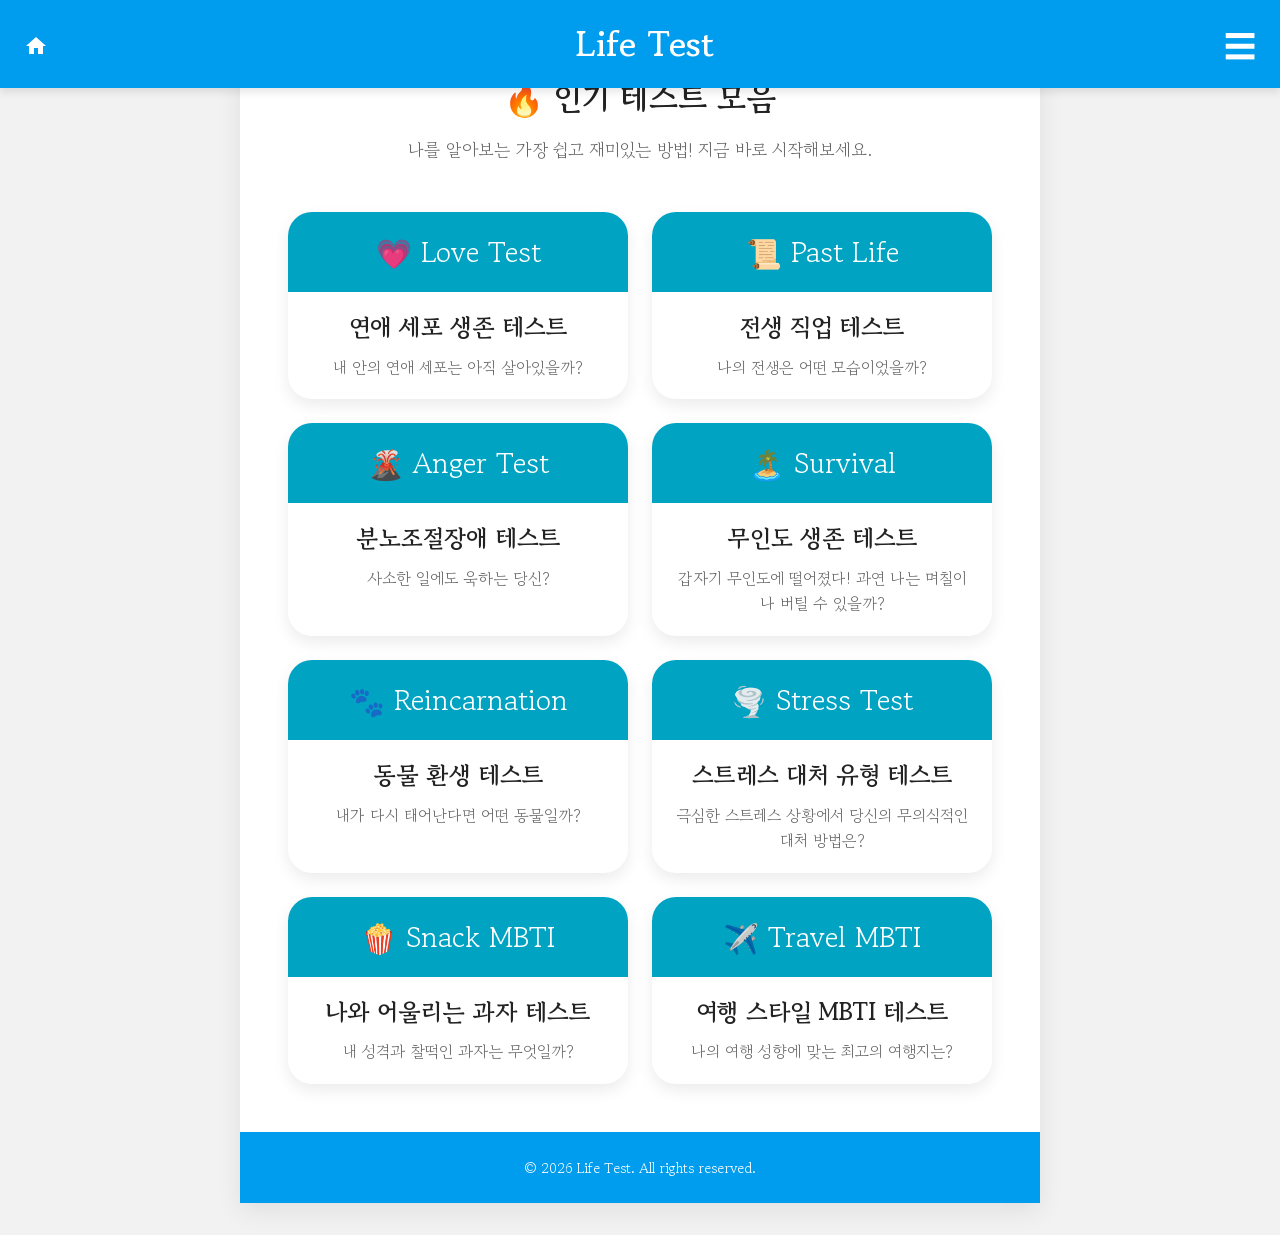
<file: index.html>
<!DOCTYPE html>
<html lang="ko">
<head>
    <meta charset="UTF-8">
    <meta name="viewport" content="width=device-width, initial-scale=1.0">
    <title>Life Test - 다양한 심리/성향 테스트 모음</title>
    <meta name="description" content="MBTI, 연애, 심리 등 나를 알아보는 재미있는 테스트 모음집. 매일 새로운 테스트가 업데이트됩니다!">
    <link rel="stylesheet" href="css/style.css">
    <link href="https://fonts.googleapis.com/icon?family=Material+Icons" rel="stylesheet"> <!-- Google Fonts Icons 추가 -->
</head>
<body>
    <div class="container" style="max-width: 1000px; border-radius: 0;">
        <header class="header">
            <a href="/" class="home-icon"><span class="material-icons">home</span></a> <!-- Home 이모티콘 추가 -->
            <div class="logo">Life Test</div>
            <div class="hamburger-menu">☰</div>
            <nav class="full-screen-nav">
                <div class="close-button">X</div>
                <ul id="content-list"></ul>
            </nav>
        </header>

        <main class="main-content">
            <h1 class="content-title" style="margin-top: 1rem;">🔥 인기 테스트 모음</h1>
            <p class="content-description">나를 알아보는 가장 쉽고 재미있는 방법! 지금 바로 시작해보세요.</p>
            
            <div class="content-grid">
                <!-- 콘텐츠 1 -->
                <a href="love-cell-test/index.html" class="content-card">
                    <div class="content-card-thumbnail">
                        <span>💗 Love Test</span>
                    </div>
                    <h2 class="content-card-title">연애 세포 생존 테스트</h2>
                    <p class="content-card-description">내 안의 연애 세포는 아직 살아있을까?</p>
                </a>
                
                <!-- 콘텐츠 2 -->
                <a href="past-life-job-test/index.html" class="content-card">
                    <div class="content-card-thumbnail">
                        <span>📜 Past Life</span>
                    </div>
                    <h2 class="content-card-title">전생 직업 테스트</h2>
                    <p class="content-card-description">나의 전생은 어떤 모습이었을까?</p>
                </a>
                
                <!-- 콘텐츠 3 -->
                <a href="anger-management-test/index.html" class="content-card">
                    <div class="content-card-thumbnail">
                        <span>🌋 Anger Test</span>
                    </div>
                    <h2 class="content-card-title">분노조절장애 테스트</h2>
                    <p class="content-card-description">사소한 일에도 욱하는 당신?</p>
                </a>
                
                <!-- 콘텐츠 4 -->
                <a href="island-survival-test/index.html" class="content-card">
                    <div class="content-card-thumbnail">
                        <span>🏝️ Survival</span>
                    </div>
                    <h2 class="content-card-title">무인도 생존 테스트</h2>
                    <p class="content-card-description">갑자기 무인도에 떨어졌다! 과연 나는 며칠이나 버틸 수 있을까?</p>
                </a>
                
                <!-- 콘텐츠 5 -->
                <a href="animal-reincarnation-test/index.html" class="content-card">
                    <div class="content-card-thumbnail">
                        <span>🐾 Reincarnation</span>
                    </div>
                    <h2 class="content-card-title">동물 환생 테스트</h2>
                    <p class="content-card-description">내가 다시 태어난다면 어떤 동물일까?</p>
                </a>

                <!-- 콘텐츠 6 -->
                <a href="stress-coping-test/index.html" class="content-card">
                    <div class="content-card-thumbnail">
                        <span>🌪️ Stress Test</span>
                    </div>
                    <h2 class="content-card-title">스트레스 대처 유형 테스트</h2>
                    <p class="content-card-description">극심한 스트레스 상황에서 당신의 무의식적인 대처 방법은?</p>
                </a>
                
                <!-- 기존 콘텐츠 유지 -->
                <a href="snack-mbti-test/index.html" class="content-card">
                    <div class="content-card-thumbnail">
                        <span>🍿 Snack MBTI</span>
                    </div>
                    <h2 class="content-card-title">나와 어울리는 과자 테스트</h2>
                    <p class="content-card-description">내 성격과 찰떡인 과자는 무엇일까?</p>
                </a>
                
                <a href="travel-mbti-test/index.html" class="content-card">
                    <div class="content-card-thumbnail">
                        <span>✈️ Travel MBTI</span>
                    </div>
                    <h2 class="content-card-title">여행 스타일 MBTI 테스트</h2>
                    <p class="content-card-description">나의 여행 성향에 맞는 최고의 여행지는?</p>
                </a>
            </div>
        </main>

        <footer class="footer">
            <p>&copy; 2026 Life Test. All rights reserved.</p>
        </footer>
    </div>
    <script src="js/script.js"></script>
</body>
</html>
</file>
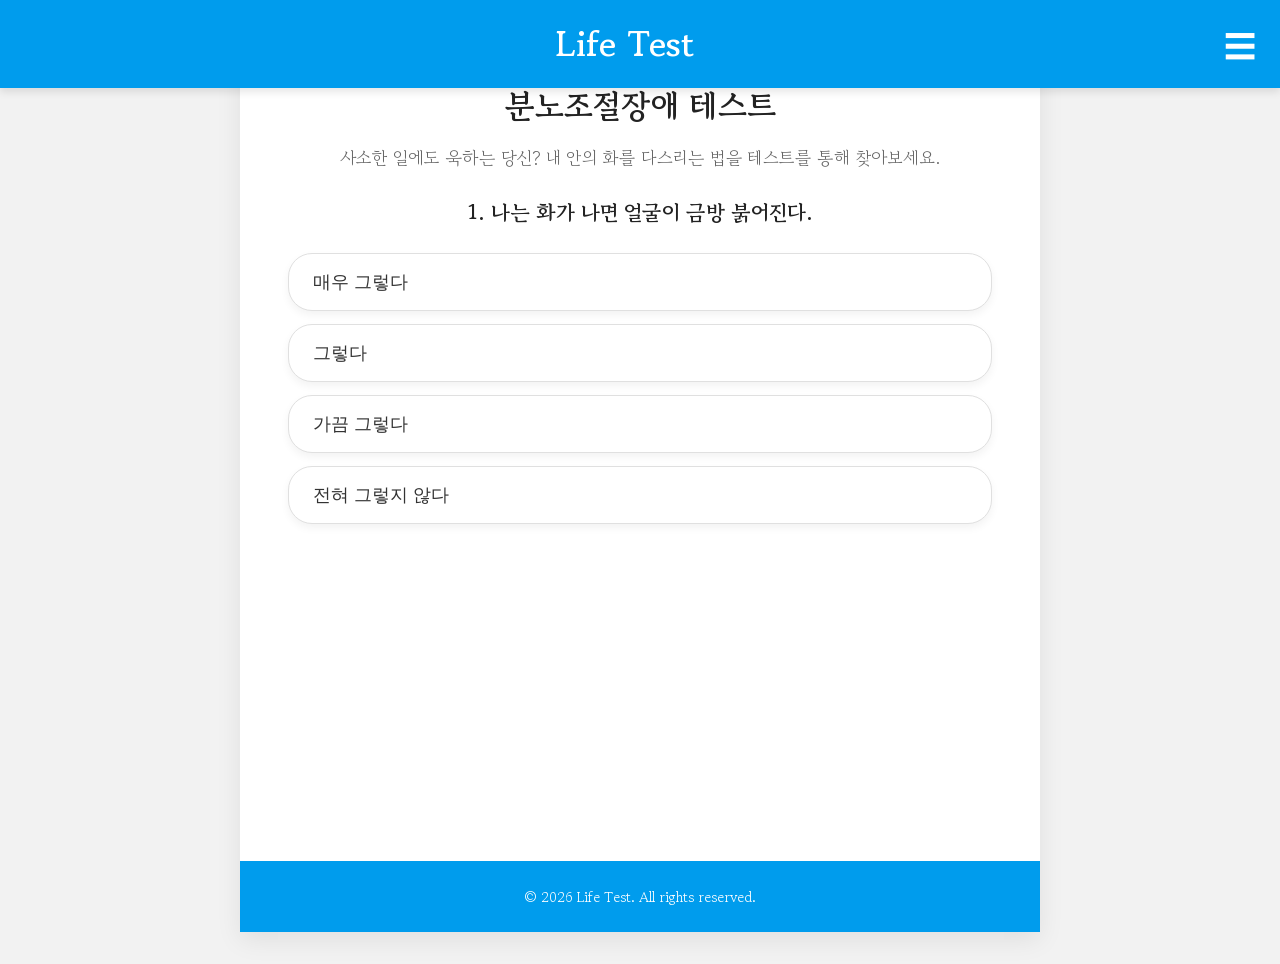
<file: anger-management-test/index.html>
<!DOCTYPE html>
<html lang="ko">
<head>
    <meta charset="UTF-8">
    <meta name="viewport" content="width=device-width, initial-scale=1.0">
    <title>분노조절장애 테스트 | Life Test</title>
    <meta name="description" content="당신의 분노 조절 능력은? 지금 바로 심리 테스트로 알아보세요!">
    <link rel="stylesheet" href="../css/style.css">
</head>
<body>
    <div class="container">
        <!-- 상단 헤더 -->
        <header class="header">
            <div class="logo">Life Test</div>
            <div class="hamburger-menu">☰</div>
            <nav class="full-screen-nav">
                <div class="close-button">X</div>
                <ul id="content-list"></ul>
            </nav>
        </header>

        <main class="main-content">
            <div class="content-wrapper">
                <article class="content-area">
                    <div id="quiz-section">
                        <h1 class="content-title">분노조절장애 테스트</h1>
                        <p class="content-description">사소한 일에도 욱하는 당신? 내 안의 화를 다스리는 법을 테스트를 통해 찾아보세요.</p>

                        <div class="question-container">
                            <div class="question current-question">
                                <p class="question-text">1. 나는 화가 나면 얼굴이 금방 붉어진다.</p>
                                <div class="options">
                                    <!-- 옵션 버튼들이 여기에 동적으로 로드됩니다 -->
                                </div>
                            </div>
                        </div>

                        <div class="input-form">
                            <button class="cta-button">결과 보기</button>
                        </div>
                    </div>

                    <!-- 결과 화면 -->
                    <div id="result-section" style="display: none;">
                        <h2>당신의 분노 지수는?!</h2>
                        <p class="result-description">이곳에 테스트 결과에 대한 상세 설명이 들어갑니다. 당신은 평온함을 유지하는 타입입니다.</p>
                        <p class="result-type">분노 지수: 낮음 (평온한 사자)</p>
                        <div class="explore-banner">
                            <h3>다른 재미있는 테스트도 해보세요!</h3>
                            <div class="explore-item">
                                <div class="explore-text">
                                    <p class="explore-title">다른 콘텐츠 타이틀</p>
                                    <p class="explore-hook">클릭 유도 후킹 멘트</p>
                                </div>
                            </div>
                        </div>
                    </div>
                </article>
            </div>
        </main>

        <!-- 푸터 -->
        <footer class="footer">
            <p>&copy; 2026 Life Test. All rights reserved.</p>
        </footer>
    </div>

    <!-- 로딩 오버레이 -->
    <div class="loading-overlay">
        <div class="loading-dots">
            <span></span><span></span><span></span>
        </div>
    </div>

    <script src="../js/script.js"></script>
    <script>
        const quizData = [
            { question: "1. 나는 화가 나면 얼굴이 금방 붉어진다.", options: [{text: "매우 그렇다", score: 3}, {text: "그렇다", score: 2}, {text: "가끔 그렇다", score: 1}, {text: "전혀 그렇지 않다", score: 0}] },
            { question: "2. 사소한 일에도 쉽게 짜증이 나고 폭발할 것 같다.", options: [{text: "매우 그렇다", score: 3}, {text: "그렇다", score: 2}, {text: "가끔 그렇다", score: 1}, {text: "전혀 그렇지 않다", score: 0}] },
            { question: "3. 내 뜻대로 되지 않으면 물건을 던지거나 때리고 싶다.", options: [{text: "매우 그렇다", score: 3}, {text: "그렇다", score: 2}, {text: "가끔 그렇다", score: 1}, {text: "전혀 그렇지 않다", score: 0}] },
            { question: "4. 화가 나면 주변 사람들에게 심한 말을 하거나 비난한다.", options: [{text: "매우 그렇다", score: 3}, {text: "그렇다", score: 2}, {text: "가끔 그렇다", score: 1}, {text: "전혀 그렇지 않다", score: 0}] },
            { question: "5. 화가 난 후에는 항상 후회하지만, 또다시 반복된다.", options: [{text: "매우 그렇다", score: 3}, {text: "그렇다", score: 2}, {text: "가끔 그렇다", score: 1}, {text: "전혀 그렇지 않다", score: 0}] },
            { question: "6. 다른 사람들의 작은 실수에도 크게 분노한다.", options: [{text: "매우 그렇다", score: 3}, {text: "그렇다", score: 2}, {text: "가끔 그렇다", score: 1}, {text: "전혀 그렇지 않다", score: 0}] },
            { question: "7. 화가 나면 잠을 이루지 못하거나 식욕이 떨어진다.", options: [{text: "매우 그렇다", score: 3}, {text: "그렇다", score: 2}, {text: "가끔 그렇다", score: 1}, {text: "전혀 그렇지 않다", score: 0}] },
            { question: "8. 분노를 참기 위해 다른 행동(흡연, 음주 등)에 의존한다.", options: [{text: "매우 그렇다", score: 3}, {text: "그렇다", score: 2}, {text: "가끔 그렇다", score: 1}, {text: "전혀 그렇지 않다", score: 0}] }
        ];

        const results = [
            { maxScore: 8, title: "평온한 사자 (분노 지수: 낮음)", desc: "당신은 화를 잘 조절하며 평온함을 유지하는 타입입니다. 스트레스 상황에서도 침착하게 대처하고, 긍정적인 마음으로 문제를 해결하려 노력합니다. 주변 사람들에게도 안정감을 주는 존재네요!" },
            { maxScore: 14, title: "참을 인 세 번 (분노 지수: 보통)", desc: "당신은 평소에는 화를 잘 참지만, 한 번 폭발하면 무서운 타입입니다. 스트레스가 쌓이지 않도록 주기적으로 해소하는 방법을 찾는 것이 중요해요. 너무 억누르기보다는 건강하게 표출하는 연습이 필요합니다." },
            { maxScore: 20, title: "활화산 대기 중 (분노 지수: 높음)", desc: "당신은 사소한 일에도 쉽게 화가 나고, 감정 기복이 큰 편입니다. 내면에 억눌린 분노가 많아 작은 자극에도 폭발하기 쉬워요. 분노 조절에 대한 적극적인 노력이 필요하며, 전문가의 도움을 받는 것도 좋은 방법입니다." },
            { maxScore: 24, title: "분노의 화신 (분노 지수: 매우 높음)", desc: "경고! 당신은 분노가 삶의 대부분을 지배하고 있는 상태입니다. 통제하기 어려운 분노로 인해 일상생활과 대인관계에 어려움을 겪을 수 있습니다. 지금 당장 전문가의 도움을 받아 분노 조절 훈련을 시작해야 합니다. 당신의 마음 건강이 최우선입니다." }
        ];

        let currentQuestionIndex = 0;
        let totalScore = 0;

        document.addEventListener("DOMContentLoaded", () => {
            const questionText = document.querySelector(".question-text");
            const optionsContainer = document.querySelector(".options");
            const ctaButton = document.querySelector(".cta-button");

            function loadQuestion() {
                if (currentQuestionIndex < quizData.length) {
                    questionText.textContent = quizData[currentQuestionIndex].question;
                    optionsContainer.innerHTML = ""; // 기존 옵션 초기화
                    quizData[currentQuestionIndex].options.forEach(opt => {
                        optionsContainer.innerHTML += `<button class="option-button" data-score="${opt.score}">${opt.text}</button>`;
                    });
                } else {
                    // 모든 질문이 완료되면 결과 보기 버튼 활성화 (필요시)
                }
            }

            optionsContainer.addEventListener("click", (e) => {
                if(e.target.classList.contains("option-button")) {
                    // 이전에 선택된 버튼의 'selected' 클래스 제거
                    const prevSelected = optionsContainer.querySelector(".option-button.selected");
                    if (prevSelected) {
                        prevSelected.classList.remove("selected");
                    }
                    // 현재 클릭된 버튼에 'selected' 클래스 추가
                    e.target.classList.add("selected");

                    totalScore += parseInt(e.target.dataset.score, 10);
                    currentQuestionIndex++;
                    
                    setTimeout(() => { // 다음 질문으로 넘어가는 딜레이
                        if (currentQuestionIndex < quizData.length) {
                            loadQuestion();
                        } else {
                            // 모든 질문 완료 후, 결과 보기 버튼 활성화 또는 바로 결과 표시
                            showResult();
                        }
                    }, 300); // 0.3초 딜레이
                }
            });

            ctaButton.addEventListener("click", () => {
                // 모든 질문에 답변했는지 확인
                if (currentQuestionIndex < quizData.length) {
                    alert("모든 질문에 답변해주세요!");
                } else {
                    showResult();
                }
            });

            function showResult() {
                let finalResult = results[results.length - 1]; // 기본값은 마지막 결과
                for (let r of results) {
                    if (totalScore <= r.maxScore) {
                        finalResult = r;
                        break;
                    }
                }
                
                document.querySelector(".result-description").textContent = finalResult.desc;
                document.querySelector(".result-type").textContent = `결과: ${finalResult.title}`;
                
                document.getElementById("quiz-section").style.display = "none";
                const loadingOverlay = document.querySelector(".loading-overlay");
                const resultSection = document.getElementById("result-section");
                
                loadingOverlay.classList.add("show");
                setTimeout(() => {
                    loadingOverlay.classList.remove("show");
                    resultSection.style.display = "block";
                }, 2000);
            }

            loadQuestion(); // 페이지 로드 시 첫 질문 로드
        });
    </script>
</body>
</html>
</file>
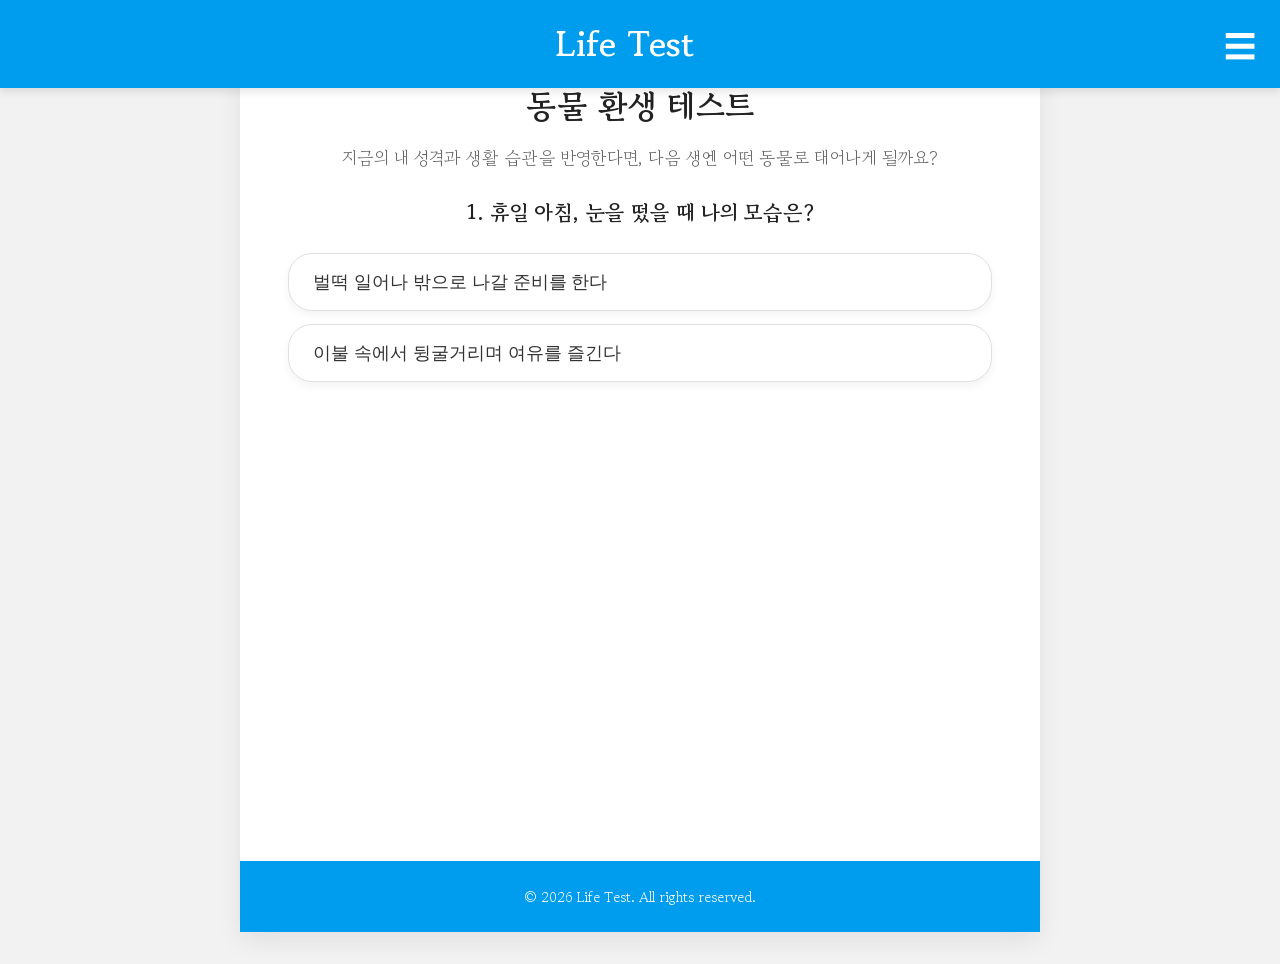
<file: animal-reincarnation-test/index.html>
<!DOCTYPE html>
<html lang="ko">
<head>
    <meta charset="UTF-8">
    <meta name="viewport" content="width=device-width, initial-scale=1.0">
    <title>동물 환생 테스트 | Life Test</title>
    <meta name="description" content="내가 다시 태어난다면 어떤 동물일까? 성향 테스트로 알아보는 나의 환생 동물!">
    <link rel="stylesheet" href="../css/style.css">
</head>
<body>
    <div class="container">
        <!-- 상단 헤더 -->
        <header class="header">
            <div class="logo">Life Test</div>
            <div class="hamburger-menu">☰</div>
            <nav class="full-screen-nav">
                <div class="close-button">X</div>
                <ul id="content-list"></ul>
            </nav>
        </header>

        <main class="main-content">
            <div class="content-wrapper">
                <article class="content-area">
                    <div id="quiz-section">
                        <h1 class="content-title">동물 환생 테스트</h1>
                        <p class="content-description">지금의 내 성격과 생활 습관을 반영한다면, 다음 생엔 어떤 동물로 태어나게 될까요?</p>

                        <div class="question-container">
                            <div class="question current-question">
                                <p class="question-text">1. 휴일 아침, 눈을 떴을 때 나의 모습은?</p>
                                <div class="options">
                                    <button class="option-button" data-val="active">벌떡 일어나 밖으로 나갈 준비를 한다</button>
                                    <button class="option-button" data-val="calm">이불 속에서 뒹굴거리며 여유를 즐긴다</button>
                                </div>
                            </div>
                        </div>

                        <div class="input-form">
                            <button class="cta-button">결과 보기</button>
                        </div>
                    </div>

                    <!-- 결과 화면 -->
                    <div id="result-section" style="display: none;">
                        <h2>당신의 환생 동물은?!</h2>
                        <p class="result-description">분석 중...</p>
                        <p class="result-type">결과: 자유로운 영혼의 고양이</p>
                        
                        <div class="explore-banner">
                            <h3>다른 재미있는 테스트도 해보세요!</h3>
                            <div class="explore-item">
                                <div class="explore-text">
                                    <p class="explore-title">다른 콘텐츠 타이틀</p>
                                    <p class="explore-hook">클릭 유도 후킹 멘트</p>
                                </div>
                            </div>
                        </div>
                    </div>
                </article>
            </div>
        </main>

        <!-- 푸터 -->
        <footer class="footer">
            <p>&copy; 2026 Life Test. All rights reserved.</p>
        </footer>
    </div>

    <!-- 로딩 오버레이 -->
    <div class="loading-overlay">
        <div class="loading-dots">
            <span></span><span></span><span></span>
        </div>
    </div>

    <script src="../js/script.js"></script>
    <script>
        const quizData = [
            { question: "1. 휴일 아침, 눈을 떴을 때 나의 모습은?", options: [{text: "벌떡 일어나 밖으로 나갈 준비를 한다", val: "active"}, {text: "이불 속에서 뒹굴거리며 여유를 즐긴다", val: "calm"}] },
            { question: "2. 친구들과 밥을 먹으러 갔다. 메뉴 고르기 담당은?", options: [{text: "내가 주도적으로 메뉴를 정한다", val: "leader"}, {text: "친구들의 의견에 따라간다", val: "follower"}] },
            { question: "3. 낯선 사람과 단둘이 남겨졌을 때 나의 태도는?", options: [{text: "먼저 말을 걸어 분위기를 이끈다", val: "social"}, {text: "어색함을 견디다 조용히 자리를 피한다", val: "reserved"}] },
            { question: "4. 새로운 환경에 적응하는 나만의 방법은?", options: [{text: "일단 몸으로 부딪히며 경험한다", val: "practical"}, {text: "정보를 수집하고 계획을 세운다", val: "analytical"}] },
            { question: "5. 위기 상황이 발생했을 때, 당신의 행동은?", options: [{text: "침착하게 상황을 분석하고 해결책을 찾는다", val: "calm"}, {text: "본능적으로 위험을 피하고 안전한 곳으로 도망친다", val: "instinct"}] },
            { question: "6. 여가 시간에 주로 무엇을 하며 보내는가?", options: [{text: "활동적인 취미 (운동, 여행 등)", val: "active"}, {text: "정적인 취미 (독서, 영화 감상 등)", val: "calm"}] },
            { question: "7. 목표를 달성하기 위해 어떤 노력을 하는가?", options: [{text: "꾸준하고 성실하게 노력한다", val: "persistent"}, {text: "효율적인 방법을 찾아 빠르게 달성한다", val: "efficient"}] },
            { question: "8. 사람들과의 관계에서 가장 중요하게 생각하는 것은?", options: [{text: "서로의 다름을 존중하는 것", val: "harmony"}, {text: "솔직하고 직설적인 소통", val: "direct"}] }
        ];

        const results = [
            { type: "lion", title: "위풍당당 리더, 사자", desc: "타고난 리더십과 카리스마로 주변을 이끄는 당신! 사자처럼 강인하고 용맹하며, 어떤 상황에서도 당당함을 잃지 않는 리더의 기질을 타고났습니다. 왕 중의 왕, 당신의 다음 생은 사자입니다!" },
            { type: "cat", title: "도도하고 독립적인 고양이", desc: "자유를 사랑하고 자신만의 공간과 시간을 중요하게 생각하는 당신! 고양이처럼 도도하고 신비로운 매력을 가지고 있으며, 타인의 시선에 얽매이지 않고 독립적인 삶을 추구합니다. 당신의 다음 생은 매력적인 고양이입니다." },
            { type: "dog", title: "충성심 강한 친구, 리트리버", desc: "사람을 좋아하고 언제나 긍정적인 에너지를 뿜어내는 당신! 리트리버처럼 충성심이 강하고 따뜻한 마음을 가졌으며, 주변 사람들에게 행복을 전파하는 사랑스러운 존재입니다. 당신의 다음 생은 모두에게 사랑받는 리트리버입니다." },
            { type: "owl", title: "현명한 지식인, 올빼미", desc: "깊은 통찰력과 지혜로 세상을 바라보는 당신! 올빼미처럼 조용하고 사려 깊으며, 끊임없이 배우고 탐구하는 것을 즐기는 지식인입니다. 당신의 다음 생은 현명한 올빼미입니다." },
            { type: "wolf", title: "강렬한 카리스마, 늑대", desc: "강렬한 눈빛과 통찰력으로 팀을 이끄는 당신! 늑대처럼 독립적이면서도 무리 속에서 강력한 존재감을 드러내며, 목표를 향해 끈질기게 나아갑니다. 당신의 다음 생은 신비로운 늑대입니다." },
            { type: "rabbit", title: "섬세하고 재빠른 토끼", desc: "예민한 감각과 빠른 판단력으로 위험을 감지하는 당신! 토끼처럼 섬세하고 상황 파악이 빠르며, 주변 환경에 민감하게 반응하여 자신을 보호하는 데 능합니다. 당신의 다음 생은 사랑스러운 토끼입니다." },
            { type: "fox", title: "영리하고 재치 있는 여우", desc: "뛰어난 지능과 재치로 어떤 상황도 유리하게 만드는 당신! 여우처럼 영리하고 민첩하며, 유연한 사고로 문제를 해결하는 데 능숙합니다. 당신의 다음 생은 매력적인 여우입니다." },
            { type: "bear", title: "온순하지만 강인한 곰", desc: "겉으로는 온순해 보이지만 내면에는 강인한 힘을 지닌 당신! 곰처럼 묵묵하고 인내심이 강하며, 자신과 주변 사람들을 보호하는 데 헌신적입니다. 당신의 다음 생은 듬직한 곰입니다." }
        ];

        let currentQ = 0;
        let scores = { active: 0, calm: 0, leader: 0, follower: 0, social: 0, reserved: 0, practical: 0, analytical: 0, instinct: 0, persistent: 0, efficient: 0, harmony: 0, direct: 0 };

        document.addEventListener("DOMContentLoaded", () => {
            const qText = document.querySelector(".question-text");
            const optsContainer = document.querySelector(".options");
            const ctaBtn = document.querySelector(".cta-button");

            function loadQ() {
                if(currentQ < quizData.length) {
                    qText.textContent = quizData[currentQ].question;
                    optsContainer.innerHTML = ""; // 기존 옵션 초기화
                    quizData[currentQ].options.forEach(opt => {
                        optsContainer.innerHTML += `<button class="option-button" data-val="${opt.val}">${opt.text}</button>`;
                    });
                } else {
                     // 모든 질문 완료 후 버튼 활성화 또는 이동 로직 (필요시 추가)
                }
            }
            
            loadQ();

            optsContainer.addEventListener("click", (e) => {
                if(e.target.classList.contains("option-button")) {
                    scores[e.target.dataset.val]++;
                    currentQ++;
                    if(currentQ < quizData.length) {
                        loadQ();
                    } else {
                         showResult();
                    }
                }
            });

            ctaBtn.addEventListener("click", () => {
                 if(currentQ < quizData.length) {
                     alert("모든 질문에 답변해주세요!");
                 } else {
                     showResult();
                 }
            });

            function showResult() {
                let maxScoreType = Object.keys(scores).reduce((a, b) => scores[a] > scores[b] ? a : b);
                
                let finalResult = results.find(r => r.type === maxScoreType) || results[0];
                // 모든 타입이 0점일 경우를 대비하여 기본값 설정 (혹은 가장 적절한 타입으로)

                document.querySelector(".result-type").textContent = `결과: ${finalResult.title}`;
                document.querySelector(".result-description").textContent = finalResult.desc;

                document.getElementById("quiz-section").style.display = "none";
                const loadingOverlay = document.querySelector(".loading-overlay");
                const resultSection = document.getElementById("result-section");
                
                loadingOverlay.classList.add("show");
                setTimeout(() => {
                    loadingOverlay.classList.remove("show");
                    resultSection.style.display = "block";
                }, 2000);
            }
        });
    </script>
</body>
</html>
</file>
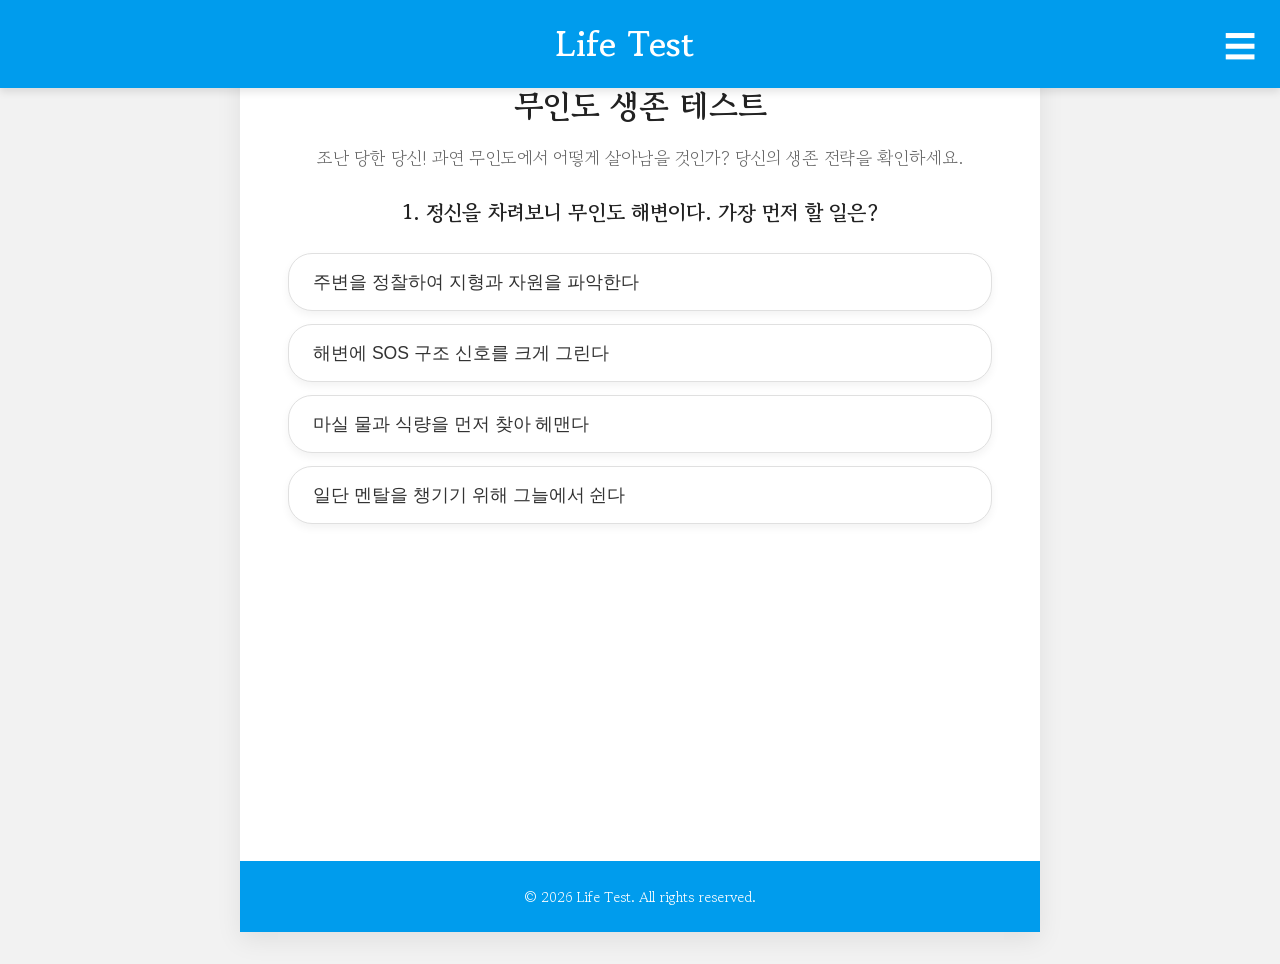
<file: island-survival-test/index.html>
<!DOCTYPE html>
<html lang="ko">
<head>
    <meta charset="UTF-8">
    <meta name="viewport" content="width=device-width, initial-scale=1.0">
    <title>무인도 생존 테스트 | Life Test</title>
    <meta name="description" content="갑자기 무인도에 떨어졌다! 과연 나는 며칠이나 버틸 수 있을까? 당신의 생존력을 테스트해보세요.">
    <link rel="stylesheet" href="../css/style.css">
</head>
<body>
    <div class="container">
        <!-- 상단 헤더 -->
        <header class="header">
            <div class="logo">Life Test</div>
            <div class="hamburger-menu">☰</div>
            <nav class="full-screen-nav">
                <div class="close-button">X</div>
                <ul id="content-list"></ul>
            </nav>
        </header>

        <main class="main-content">
            <div class="content-wrapper">
                <article class="content-area">
                    <div id="quiz-section">
                        <h1 class="content-title">무인도 생존 테스트</h1>
                        <p class="content-description">조난 당한 당신! 과연 무인도에서 어떻게 살아남을 것인가? 당신의 생존 전략을 확인하세요.</p>

                        <div class="question-container">
                            <div class="question current-question">
                                <p class="question-text">1. 정신을 차려보니 무인도 해변이다. 가장 먼저 할 일은?</p>
                                <div class="options">
                                    <!-- 옵션 버튼들이 여기에 동적으로 로드됩니다 -->
                                </div>
                            </div>
                        </div>

                        <div class="input-form">
                            <button class="cta-button">결과 보기</button>
                        </div>
                    </div>

                    <!-- 결과 화면 -->
                    <div id="result-section" style="display: none;">
                        <h2>당신의 무인도 생존 결과는?!</h2>
                        <p class="result-description">생존 전략 분석 중...</p>
                        <p class="result-type">결과: 생존의 달인 (베어그릴스 급)</p>
                        
                        <div class="explore-banner">
                            <h3>다른 재미있는 테스트도 해보세요!</h3>
                            <div class="explore-item">
                                <div class="explore-text">
                                    <p class="explore-title">다른 콘텐츠 타이틀</p>
                                    <p class="explore-hook">클릭 유도 후킹 멘트</p>
                                </div>
                            </div>
                        </div>
                    </div>
                </article>
            </div>
        </main>

        <!-- 푸터 -->
        <footer class="footer">
            <p>&copy; 2026 Life Test. All rights reserved.</p>
        </footer>
    </div>

    <!-- 로딩 오버레이 -->
    <div class="loading-overlay">
        <div class="loading-dots">
            <span></span><span></span><span></span>
        </div>
    </div>

    <script src="../js/script.js"></script>
    <script>
        const quizData = [
            { question: "1. 정신을 차려보니 무인도 해변이다. 가장 먼저 할 일은?", options: [ {text: "주변을 정찰하여 지형과 자원을 파악한다", score: 3}, {text: "해변에 SOS 구조 신호를 크게 그린다", score: 2}, {text: "마실 물과 식량을 먼저 찾아 헤맨다", score: 1}, {text: "일단 멘탈을 챙기기 위해 그늘에서 쉰다", score: 0} ]},
            { question: "2. 밤이 다가오고 있다. 잠자리는 어떻게 마련할까?", options: [ {text: "나무 위나 동굴 등 안전한 곳을 찾는다", score: 3}, {text: "간단히 나뭇가지로 비를 피할 공간을 만든다", score: 2}, {text: "모닥불을 피우고 그 옆에서 잔다", score: 1}, {text: "피곤해서 아무 데나 눕는다", score: 0} ]},
            { question: "3. 식량이 떨어졌다. 눈앞에 정체 모를 열매가 있는데, 어떻게 할까?", options: [ {text: "조금 맛보고 독성 여부를 확인한다", score: 2}, {text: "새나 다른 동물이 먹는지 지켜본다", score: 3}, {text: "배고파 죽겠는데 그냥 먹는다", score: 0}, {text: "먹지 않고 다른 식량을 찾아본다", score: 1} ]},
            { question: "4. 멀리 수평선에 배가 지나가는 것이 보인다. 당신의 행동은?", options: [ {text: "가장 눈에 띄게 큰 불을 피워 신호를 보낸다", score: 3}, {text: "소리를 지르거나 옷을 흔들어 필사적으로 알린다", score: 2}, {text: "지나갈 배는 지나갈 뿐... 체념한다", score: 0}, {text: "일단 숨어서 상황을 지켜본다", score: 1} ]},
            { question: "5. 동굴을 발견했다. 안으로 들어가 볼까?", options: [ {text: "안전 여부 확인 후 조심스럽게 탐험한다", score: 3}, {text: "위험할 것 같아 다른 곳을 찾아본다", score: 1}, {text: "밤새 머물 수 있는 좋은 장소라 생각하고 바로 들어간다", score: 0}, {text: "입구에 표시를 해두고 나중에 다시 온다", score: 2} ]},
            { question: "6. 비가 억수같이 쏟아진다. 어떻게 대처할까?", options: [ {text: "나뭇잎 등을 모아 빗물을 받는다", score: 3}, {text: "몸을 웅크리고 비가 그치기를 기다린다", score: 1}, {text: "비 맞으며 돌아다녀도 괜찮다", score: 0}, {text: "피할 곳을 찾아 뛰어간다", score: 2} ]},
            { question: "7. 야생 동물의 흔적을 발견했다. 나의 생각은?", options: [ {text: "먹이로 삼을 수 있을까?", score: 2}, {text: "위험하니 피해야겠다.", score: 3}, {text: "어디로 갔을까? 따라가 본다.", score: 1}, {text: "별로 신경 쓰지 않는다.", score: 0} ]},
            { question: "8. 무인도에서 당신에게 가장 중요한 것은?", options: [ {text: "생존에 필요한 도구와 지식", score: 3}, {text: "긍정적인 마음과 희망", score: 2}, {text: "안전한 잠자리와 휴식", score: 1}, {text: "구조될 것이라는 믿음", score: 0} ]}
        ];

        const results = [
            { maxScore: 8, title: "하루살이 생존자", desc: "야생에서의 생존은 당신에게 너무나 가혹합니다. 멘탈 붕괴와 함께 의욕을 상실하기 쉬워요. 빠르게 구조 신호를 보내는 것이 최우선입니다." },
            { maxScore: 14, title: "로빈슨 크루소 워너비", desc: "나름대로 노력은 하지만 서툰 솜씨로 고생을 사서 하는 스타일입니다. 기본적인 생존 기술을 익히고 계획을 세우는 연습이 필요해요. 혼자보다는 동료와 함께하는 것이 좋습니다." },
            { maxScore: 20, title: "의지의 한국인", desc: "끈질긴 생명력과 강한 의지로 어떤 난관도 헤쳐나가는 끈기의 아이콘입니다. 포기하지 않고 끝까지 버텨 결국 구조되는 모습을 보여줄 거예요. 약간의 지식만 더해진다면 완벽한 생존자가 될 수 있습니다." },
            { maxScore: 24, title: "생존의 달인 (베어그릴스 강림)", desc: "자연과 하나가 되어 무인도를 리조트처럼 즐기고 있습니다. 뛰어난 위기 대처 능력과 풍부한 지식으로 어떤 상황에서도 살아남을 수 있어요. 오히려 무인도에서 새로운 삶을 개척할지도 모릅니다!" }
        ];

        let currentQ = 0;
        let totalScore = 0;

        document.addEventListener("DOMContentLoaded", () => {
            const qText = document.querySelector(".question-text");
            const optsContainer = document.querySelector(".options");
            const ctaBtn = document.querySelector(".cta-button");

            function loadQ() {
                if(currentQ < quizData.length) {
                    qText.textContent = quizData[currentQ].question;
                    optsContainer.innerHTML = ""; // 기존 옵션 초기화
                    quizData[currentQ].options.forEach(opt => {
                        optsContainer.innerHTML += `<button class="option-button" data-score="${opt.score}">${opt.text}</button>`;
                    });
                } else {
                     // 모든 질문 완료 후 버튼 활성화 또는 이동 로직 (필요시 추가)
                }
            }

            optsContainer.addEventListener("click", (e) => {
                if(e.target.classList.contains("option-button")) {
                    // 이전에 선택된 버튼의 'selected' 클래스 제거 (필요시)
                    const prevSelected = optsContainer.querySelector(".option-button.selected");
                    if (prevSelected) {
                        prevSelected.classList.remove("selected");
                    }
                    // 현재 클릭된 버튼에 'selected' 클래스 추가
                    e.target.classList.add("selected");

                    totalScore += parseInt(e.target.dataset.score, 10);
                    currentQ++;
                    
                    setTimeout(() => { // 다음 질문으로 넘어가는 딜레이
                        if(currentQ < quizData.length) {
                            loadQ();
                        } else {
                            showResult();
                        }
                    }, 300); // 0.3초 딜레이
                }
            });

            ctaBtn.addEventListener("click", () => {
                if(currentQ < quizData.length) {
                    alert("모든 질문에 답변해주세요!");
                } else {
                    showResult();
                }
            });

            function showResult() {
                let title = "", desc = "";
                if(totalScore >= 21) { title = "생존의 달인 (베어그릴스 강림)"; desc = "자연과 하나가 되어 무인도를 리조트처럼 즐기고 있습니다. 뛰어난 위기 대처 능력과 풍부한 지식으로 어떤 상황에서도 살아남을 수 있어요. 오히려 무인도에서 새로운 삶을 개척할지도 모릅니다!"; }
                else if(totalScore >= 15) { title = "의지의 한국인"; desc = "끈질긴 생명력과 강한 의지로 어떤 난관도 헤쳐나가는 끈기의 아이콘입니다. 포기하지 않고 끝까지 버텨 결국 구조되는 모습을 보여줄 거예요. 약간의 지식만 더해진다면 완벽한 생존자가 될 수 있습니다."; }
                else if(totalScore >= 8) { title = "로빈슨 크루소 워너비"; desc = "나름대로 노력은 하지만 서툰 솜씨로 고생을 사서 하는 스타일입니다. 기본적인 생존 기술을 익히고 계획을 세우는 연습이 필요해요. 혼자보다는 동료와 함께하는 것이 좋습니다."; }
                else { title = "하루살이 생존자"; desc = "야생에서의 생존은 당신에게 너무나 가혹합니다. 멘탈 붕괴와 함께 의욕을 상실하기 쉬워요. 빠르게 구조 신호를 보내는 것이 최우선입니다."; }

                document.querySelector(".result-type").textContent = `결과: ${title}`;
                document.querySelector(".result-description").textContent = desc;

                document.getElementById("quiz-section").style.display = "none";
                const loadingOverlay = document.querySelector(".loading-overlay");
                const resultSection = document.getElementById("result-section");
                
                loadingOverlay.classList.add("show");
                setTimeout(() => {
                    loadingOverlay.classList.remove("show");
                    resultSection.style.display = "block";
                }, 2000);
            }
            loadQ();
        });
    </script>
</body>
</html>
</file>
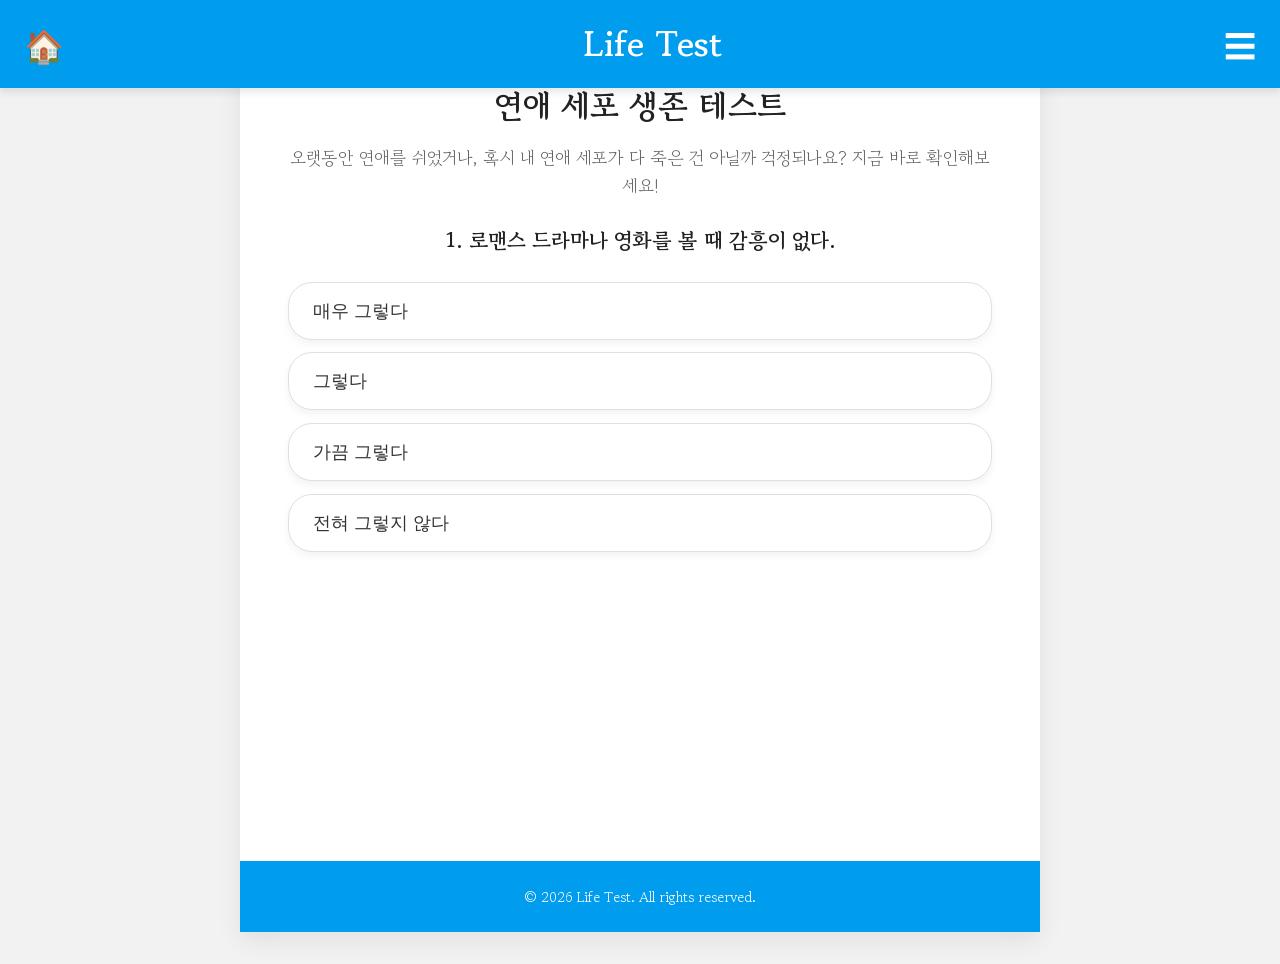
<file: love-cell-test/index.html>
<!DOCTYPE html>
<html lang="ko">
<head>
    <meta charset="UTF-8">
    <meta name="viewport" content="width=device-width, initial-scale=1.0">
    <title>연애 세포 생존 테스트 | Life Test</title>
    <meta name="description" content="당신의 연애 세포는 안녕하신가요? 심리 테스트로 연애 세포 생존율을 알아보세요!">
    <link rel="stylesheet" href="../css/style.css">
</head>
<body>
    <div class="container">
        <!-- 상단 헤더 -->
        <header class="header">
            <a href="/" class="home-icon">🏠</a> <!-- Home 이모티콘 -->
            <div class="logo">Life Test</div>
            <div class="hamburger-menu">☰</div>
            <nav class="full-screen-nav">
                <div class="close-button">X</div>
                <ul id="content-list">
                    <!-- 콘텐츠 목록이 여기에 동적으로 로드됩니다 -->
                </ul>
            </nav>
        </header>

        <!--
        <div class="ad-banner top-width-ad">
            <div class="ad-placeholder">광고: 상단 가로형 배너</div>
        </div>
        -->

        <main class="main-content">
            <div class="content-wrapper">
                <!--
                <aside class="ad-skyscraper left-height-ad">
                    <div class="ad-placeholder-vertical">광고: 좌측 세로형</div>
                </aside>
                -->

                <article class="content-area">
                    <div id="quiz-section">
                        <h1 class="content-title">연애 세포 생존 테스트</h1>
                        <p class="content-description">오랫동안 연애를 쉬었거나, 혹시 내 연애 세포가 다 죽은 건 아닐까 걱정되나요? 지금 바로 확인해보세요!</p>

                        <!--
                        <div class="ad-banner body-ad-01">
                            <div class="ad-placeholder">광고: 본문 상단</div>
                        </div>
                        -->

                        <div class="question-container">
                            <!-- 질문이 여기에 동적으로 로드됩니다 -->
                            <div class="question current-question">
                                <p class="question-text">1. 로맨스 드라마나 영화를 볼 때 감흥이 없다.</p>
                                <div class="options">
                                    <!-- 옵션 버튼들이 여기에 동적으로 로드됩니다 -->
                                </div>
                            </div>
                        </div>

                        <!--
                        <div class="ad-banner body-ad-02">
                            <div class="ad-placeholder">광고: 본문 하단</div>
                        </div>
                        -->

                        <div class="input-form">
                            <button class="cta-button">결과 보기</button>
                        </div>
                    </div>

                    <!-- 결과 화면 (초기에는 숨김) -->
                    <div id="result-section" style="display: none;">
                        <h2>당신의 연애 세포 상태는?!</h2>
                        <p class="result-description">이곳에 테스트 결과에 대한 상세 설명이 들어갑니다.</p>
                        <p class="result-type">결과: 심정지 직전</p>
                        <!-- 탐험 유도 배너 -->
                        <div class="explore-banner">
                            <h3>다른 재미있는 테스트도 해보세요!</h3>
                            <div class="explore-item">
                                <div class="explore-text">
                                    <p class="explore-title">다른 콘텐츠 타이틀</p>
                                    <p class="explore-hook">클릭 유도 후킹 멘트</p>
                                </div>
                            </div>
                        </div>
                    </div>
                </article>

                <!--
                <aside class="ad-skyscraper right-height-ad">
                    <div class="ad-placeholder-vertical">광고: 우측 세로형</div>
                </aside>
                -->
            </div>
        </main>

        <!--
        <div class="ad-banner bottom-width-ad">
            <div class="ad-placeholder">광고: 하단 가로형 배너</div>
        </div>
        -->

        <!-- 푸터 -->
        <footer class="footer">
            <p>&copy; 2026 Life Test. All rights reserved.</p>
        </footer>
    </div>

    <!-- 로딩 오버레이 -->
    <div class="loading-overlay">
        <div class="loading-dots">
            <span></span>
            <span></span>
            <span></span>
        </div>
    </div>

    <script src="../js/script.js"></script>
    <script>
        const quizData = [
            { question: "1. 로맨스 드라마나 영화를 볼 때 감흥이 없다.", options: [{text: "매우 그렇다", score: 3}, {text: "그렇다", score: 2}, {text: "가끔 그렇다", score: 1}, {text: "전혀 그렇지 않다", score: 0}] },
            { question: "2. 매주 주말 혼자 보내는 시간이 가장 편하고 즐겁다.", options: [{text: "매우 그렇다", score: 3}, {text: "그렇다", score: 2}, {text: "가끔 그렇다", score: 1}, {text: "전혀 그렇지 않다", score: 0}] },
            { question: "3. 누군가 나에게 호감을 보여도 귀찮게 느껴진다.", options: [{text: "매우 그렇다", score: 3}, {text: "그렇다", score: 2}, {text: "가끔 그렇다", score: 1}, {text: "전혀 그렇지 않다", score: 0}] },
            { question: "4. 데이트 준비를 하는 상상만 해도 피곤하다.", options: [{text: "매우 그렇다", score: 3}, {text: "그렇다", score: 2}, {text: "가끔 그렇다", score: 1}, {text: "전혀 그렇지 않다", score: 0}] },
            { question: "5. 다른 사람들의 연애 이야기를 들어도 부럽지 않다.", options: [{text: "매우 그렇다", score: 3}, {text: "그렇다", score: 2}, {text: "가끔 그렇다", score: 1}, {text: "전혀 그렇지 않다", score: 0}] },
            { question: "6. 소개팅에서 애프터 신청이 들어와도 선뜻 나서기가 어렵다.", options: [{text: "매우 그렇다", score: 3}, {text: "그렇다", score: 2}, {text: "가끔 그렇다", score: 1}, {text: "전혀 그렇지 않다", score: 0}] },
            { question: "7. 길을 가다 손잡고 가는 커플을 보면 아무런 감흥이 없다.", options: [{text: "매우 그렇다", score: 3}, {text: "그렇다", score: 2}, {text: "가끔 그렇다", score: 1}, {text: "전혀 그렇지 않다", score: 0}] },
            { question: "8. SNS에서 친구들의 염장샷을 봐도 시큰둥하다.", options: [{text: "매우 그렇다", score: 3}, {text: "그렇다", score: 2}, {text: "가끔 그렇다", score: 1}, {text: "전혀 그렇지 않다", score: 0}] }
        ];

        const results = [
            { maxScore: 5, title: "연애 세포 만렙! (불꽃 로맨티스트)", desc: "당신의 연애 세포는 활활 타오르는 불꽃처럼 뜨겁습니다. 언제든 사랑에 빠질 준비가 되어있고, 새로운 관계에 대한 설렘으로 가득하네요. 곧 핑크빛 로맨스가 당신을 찾아올 것입니다! 주변을 잘 살펴보세요." },
            { maxScore: 10, title: "연애 세포 생존 (심장 박동 중)", desc: "당신의 연애 세포는 잠시 휴식기를 가졌을 뿐, 여전히 미약하게나마 심장 박동을 이어가고 있습니다. 좋은 사람을 만나면 언제든 다시 활력을 되찾을 준비가 되어 있어요. 작은 설렘부터 시작해보는 건 어떨까요?" },
            { maxScore: 15, title: "연애 세포 동면 중 (겨울잠 모드)", desc: "당신의 연애 세포는 깊은 겨울잠에 빠져 동면 중입니다. 사랑보다는 자기계발이나 취미 생활에 더 집중하고 있는 듯 보이네요. 하지만 작은 변화와 새로운 인연에 대한 열린 마음은 언제든 세포를 깨울 수 있습니다." },
            { maxScore: 24, title: "연애 세포 심정지 직전 (응급처치 필요)", desc: "경고! 당신의 연애 세포는 심정지 직전의 위급한 상태입니다. 연애에 대한 흥미와 관심이 거의 사라진 상태로, 심폐소생술이 시급합니다. 의식적으로 설레는 일들을 만들고, 새로운 사람들에게 마음을 열어보는 노력이 필요합니다. 조금만 더 노력하면 다시 살아날 수 있어요!" }
        ];

        let currentQuestionIndex = 0;
        let totalScore = 0;

        document.addEventListener("DOMContentLoaded", () => {
            const questionText = document.querySelector(".question-text");
            const optionsContainer = document.querySelector(".options");
            const ctaButton = document.querySelector(".cta-button");

            function loadQuestion() {
                if (currentQuestionIndex < quizData.length) {
                    questionText.textContent = quizData[currentQuestionIndex].question;
                    optionsContainer.innerHTML = ""; // 기존 옵션 초기화
                    quizData[currentQuestionIndex].options.forEach(opt => {
                        optionsContainer.innerHTML += `<button class="option-button" data-score="${opt.score}">${opt.text}</button>`;
                    });
                }
            }

            optionsContainer.addEventListener("click", (e) => {
                if(e.target.classList.contains("option-button")) {
                    // 이전에 선택된 버튼의 'selected' 클래스 제거
                    const prevSelected = optionsContainer.querySelector(".option-button.selected");
                    if (prevSelected) {
                        prevSelected.classList.remove("selected");
                    }
                    // 현재 클릭된 버튼에 'selected' 클래스 추가
                    e.target.classList.add("selected");

                    const score = parseInt(e.target.dataset.score, 10);
                    totalScore += score;
                    currentQuestionIndex++;
                    
                    // setTimeout 제거 및 즉시 로드
                    if (currentQuestionIndex < quizData.length) {
                        loadQuestion();
                    } else {
                        showResult();
                    }
                }
            });

            ctaButton.addEventListener("click", () => {
                // 모든 질문에 답변했는지 확인
                // 현재 질문이 남아있으면 alert, 아니면 결과 보기
                if (currentQuestionIndex < quizData.length) {
                    alert("모든 질문에 답변해주세요!");
                } else {
                    showResult();
                }
            });

            function showResult() {
                let finalResult = results[results.length - 1]; // 기본값은 마지막 결과
                for (let r of results) {
                    if (totalScore <= r.maxScore) {
                        finalResult = r;
                        break;
                    }
                }
                
                document.querySelector(".result-description").textContent = finalResult.desc;
                document.querySelector(".result-type").textContent = `결과: ${finalResult.title}`;
                
                document.getElementById("quiz-section").style.display = "none";
                const loadingOverlay = document.querySelector(".loading-overlay");
                const resultSection = document.getElementById("result-section");
                
                loadingOverlay.classList.add("show");
                setTimeout(() => {
                    loadingOverlay.classList.remove("show");
                    resultSection.style.display = "block";
                }, 2000);
            }

            loadQuestion(); // 페이지 로드 시 첫 질문 로드
        });
    </script>
</body>
</html>
</file>
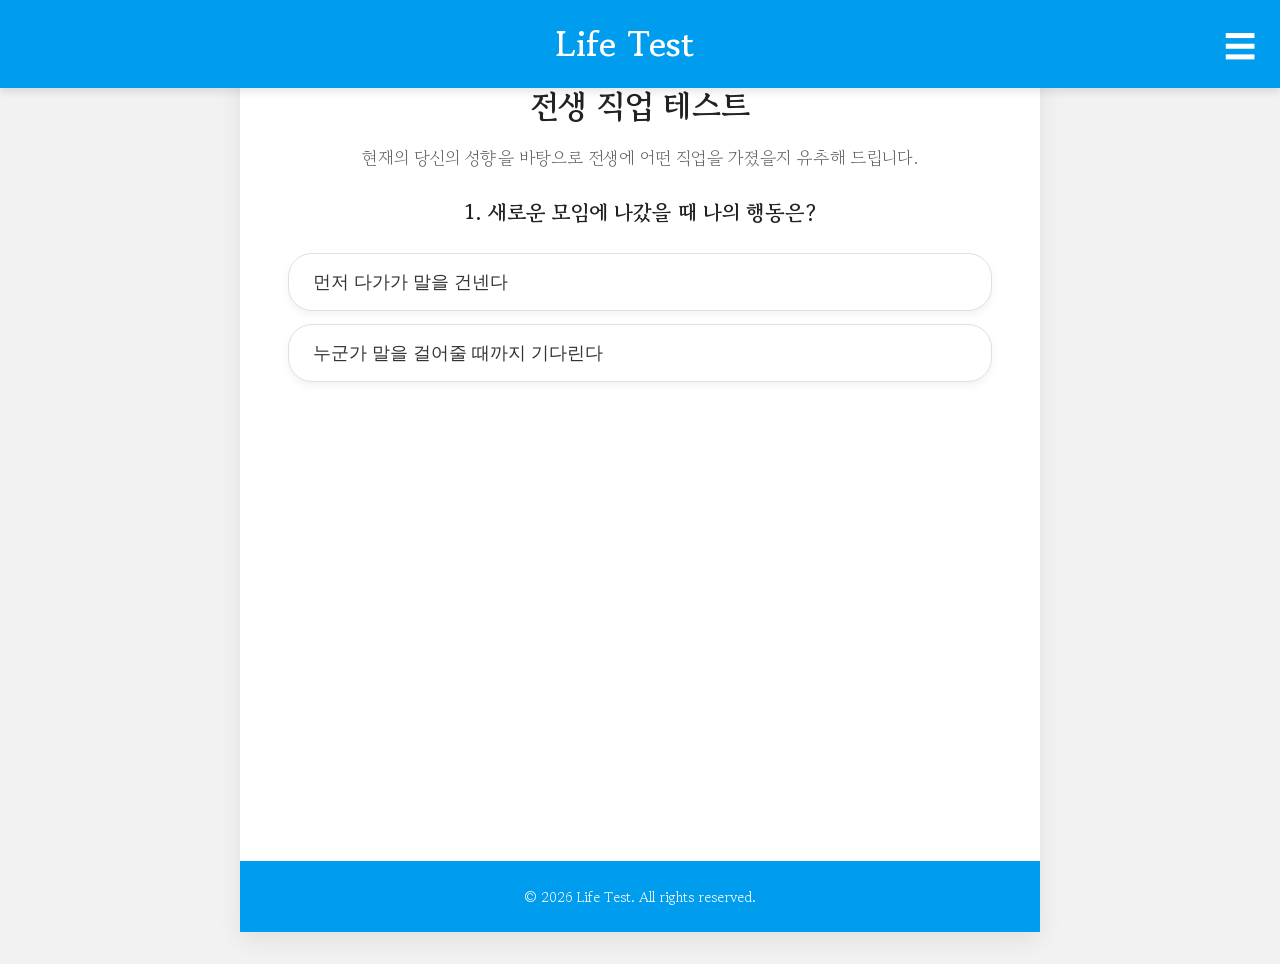
<file: past-life-job-test/index.html>
<!DOCTYPE html>
<html lang="ko">
<head>
    <meta charset="UTF-8">
    <meta name="viewport" content="width=device-width, initial-scale=1.0">
    <title>전생 직업 테스트 | Life Test</title>
    <meta name="description" content="나의 전생은 어떤 모습이었을까? 테스트를 통해 과거 나의 직업을 알아보세요!">
    <link rel="stylesheet" href="../css/style.css">
</head>
<body>
    <div class="container">
        <header class="header">
            <div class="logo">Life Test</div>
            <div class="hamburger-menu">☰</div>
            <nav class="full-screen-nav">
                <div class="close-button">X</div>
                <ul id="content-list"></ul>
            </nav>
        </header>

        <main class="main-content">
            <div class="content-wrapper">
                <article class="content-area">
                    <div id="quiz-section">
                        <h1 class="content-title">전생 직업 테스트</h1>
                        <p class="content-description">현재의 당신의 성향을 바탕으로 전생에 어떤 직업을 가졌을지 유추해 드립니다.</p>

                        <div class="question-container">
                            <div class="question current-question">
                                <p class="question-text">1. 새로운 모임에 나갔을 때 나의 행동은?</p>
                                <div class="options">
                                    <button class="option-button" data-type="E">먼저 다가가 말을 건넨다</button>
                                    <button class="option-button" data-type="I">누군가 말을 걸어줄 때까지 기다린다</button>
                                </div>
                            </div>
                        </div>

                        <div class="input-form">
                            <button class="cta-button">결과 보기</button>
                        </div>
                    </div>

                    <div id="result-section" style="display: none;">
                        <h2>당신의 전생 직업은?!</h2>
                        <p class="result-description">분석 결과가 여기에 나타납니다.</p>
                        <p class="result-type">결과: 왕실 직속 기사</p>
                        <div class="explore-banner">
                            <h3>다른 재미있는 테스트도 해보세요!</h3>
                            <div class="explore-item">
                                <div class="explore-text">
                                    <p class="explore-title">다른 콘텐츠 타이틀</p>
                                    <p class="explore-hook">클릭 유도 후킹 멘트</p>
                                </div>
                            </div>
                        </div>
                    </div>
                </article>
            </div>
        </main>

        <footer class="footer">
            <p>&copy; 2026 Life Test. All rights reserved.</p>
        </footer>
    </div>

    <div class="loading-overlay">
        <div class="loading-dots">
            <span></span><span></span><span></span>
        </div>
    </div>

    <script src="../js/script.js"></script>
    <script>
        const quizData = [
            { question: "1. 새로운 모임에 나갔을 때 나의 행동은?", options: [{text: "먼저 다가가 말을 건넨다", val: "E"}, {text: "누군가 말을 걸어줄 때까지 기다린다", val: "I"}] },
            { question: "2. 숲 속에서 길을 잃었다면? 나의 선택은?", options: [{text: "직감적으로 길을 찾는다 (감각)", val: "S"}, {text: "가진 도구를 활용해 나침반을 만든다 (사고)", val: "T"}] },
            { question: "3. 여가 시간이 생겼다. 무엇을 할까?", options: [{text: "사람들과 모여 파티를 연다 (외향)", val: "E"}, {text: "조용히 책을 읽거나 새로운 것을 배운다 (내향)", val: "I"}] },
            { question: "4. 누군가와 논쟁이 붙었다. 나는?", options: [{text: "논리적으로 조목조목 따진다 (사고)", val: "T"}, {text: "상황을 원만하게 중재하려고 한다 (감정)", val: "F"}] },
            { question: "5. 중요한 결정을 앞두고 있을 때, 주로 무엇을 고려하는가?", options: [{text: "객관적인 사실과 원칙 (사고)", val: "T"}, {text: "나와 타인의 감정과 관계 (감정)", val: "F"}] },
            { question: "6. 새로운 것을 배울 때 어떤 방식이 더 효과적인가?", options: [{text: "실제로 해보면서 익힌다 (감각)", val: "S"}, {text: "이론과 원리를 먼저 이해한다 (직관)", val: "N"}] },
            { question: "7. 미래를 계획할 때, 주로 어떤 것을 생각하는가?", options: [{text: "구체적인 목표와 단계별 계획 (판단)", val: "J"}, {text: "다양한 가능성과 유연한 대처 (인식)", val: "P"}] },
            { question: "8. 여행 계획을 짤 때 나의 스타일은?", options: [{text: "세부 일정을 미리 다 세운다 (판단)", val: "J"}, {text: "큰 틀만 정하고 즉흥적으로 움직인다 (인식)", val: "P"}] }
        ];

        const results = [
            { type: "ETJ", title: "카리스마 넘치는 왕", desc: "타고난 리더십과 추진력으로 사람들을 이끌었던 당신은 전생에 강력한 왕이나 제왕이었을 것입니다. 목표를 향해 거침없이 나아가며 성공을 쟁취하는 데 능했네요." },
            { type: "IST", title: "정교한 발명가", desc: "분석적이고 논리적인 사고로 복잡한 문제를 해결했던 당신은 전생에 위대한 발명가나 과학자였을 것입니다. 섬세한 손재주와 뛰어난 지혜로 시대를 앞서갔네요." },
            { type: "INF", title: "따뜻한 치유사", desc: "타인의 감정에 깊이 공감하고 아픔을 보듬었던 당신은 전생에 사람들의 마음을 어루만지는 치유사나 현명한 조언자였을 것입니다. 평화를 사랑하고 타인을 돕는 데 헌신했네요." },
            { type: "ESP", title: "자유로운 예술가", desc: "틀에 얽매이지 않고 자유로운 영혼을 가졌던 당신은 전생에 열정적인 예술가나 방랑자였을 것입니다. 삶의 아름다움을 추구하며 순간을 만끽했네요." },
            { type: "NTJ", title: "냉철한 전략가", desc: "탁월한 통찰력과 전략적 사고로 난관을 헤쳐나갔던 당신은 전생에 유능한 군사 전략가나 재상이었을 것입니다. 큰 그림을 보고 미래를 예측하는 데 뛰어났네요." },
            { type: "ISF", title: "성실한 장인", desc: "꾸준함과 섬세함으로 자신만의 분야를 개척했던 당신은 전생에 숙련된 장인이나 학자였을 것입니다. 묵묵히 자신의 길을 걸으며 완벽을 추구했네요." },
            { type: "ENP", title: "재기발랄한 혁명가", desc: "넘치는 아이디어와 에너지로 세상을 변화시켰던 당신은 전생에 재기발랄한 혁명가나 사상가였을 것입니다. 고정관념을 깨고 새로운 시대의 문을 열었네요." },
            { type: "EST", title: "용맹한 기사", desc: "강인한 신념과 뛰어난 실력으로 자신의 공동체를 지켰던 당신은 전생에 용맹한 기사나 전사였을 것입니다. 정의를 위해 싸우고 명예를 중시했네요." }
        ];

        let currentQ = 0;
        let scores = { E: 0, I: 0, S: 0, N: 0, T: 0, F: 0, J: 0, P: 0 };

        document.addEventListener("DOMContentLoaded", () => {
            const qText = document.querySelector(".question-text");
            const optsContainer = document.querySelector(".options");
            const ctaBtn = document.querySelector(".cta-button");

            function loadQ() {
                if(currentQ < quizData.length) {
                    qText.textContent = quizData[currentQ].question;
                    optsContainer.innerHTML = "";
                    quizData[currentQ].options.forEach(opt => {
                        optsContainer.innerHTML += `<button class="option-button" data-val="${opt.val}">${opt.text}</button>`;
                    });
                } else {
                     // 모든 질문 완료 후 버튼 활성화 또는 이동 로직 (필요시 추가)
                }
            }
            
            loadQ();

            optsContainer.addEventListener("click", (e) => {
                if(e.target.classList.contains("option-button")) {
                    scores[e.target.dataset.val]++;
                    currentQ++;
                    if(currentQ < quizData.length) {
                        loadQ();
                    } else {
                         // 모든 질문 완료 후 로딩 및 결과 표시
                         showResult();
                    }
                }
            });

            ctaBtn.addEventListener("click", () => {
                 if(currentQ < quizData.length) { // 아직 질문이 남아있는데 버튼을 누른 경우
                     // 현재 질문에 대한 답변을 강제로 선택하는 로직 또는 경고창 띄우기 (선택 사항)
                     alert("모든 질문에 답변해주세요!");
                 } else { // 모든 질문에 답변 후 버튼을 누른 경우
                     showResult();
                 }
            });

            function showResult() {
                let mbtiType = "";
                mbtiType += scores.E > scores.I ? "E" : "I";
                mbtiType += scores.S > scores.N ? "S" : "N";
                mbtiType += scores.T > scores.F ? "T" : "F";
                mbtiType += scores.J > scores.P ? "J" : "P";

                let finalResult = results.find(r => r.type.startsWith(mbtiType.substring(0,3))) || results[0]; // 4글자 매칭이 어려울 경우 3글자로 시도, 없으면 기본값

                document.querySelector(".result-type").textContent = `결과: ${finalResult.title}`;
                document.querySelector(".result-description").textContent = finalResult.desc;

                document.getElementById("quiz-section").style.display = "none";
                const loadingOverlay = document.querySelector(".loading-overlay");
                const resultSection = document.getElementById("result-section");
                
                loadingOverlay.classList.add("show");
                setTimeout(() => {
                    loadingOverlay.classList.remove("show");
                    resultSection.style.display = "block";
                }, 2000);
            }
        });
    </script>
</body>
</html>
</file>
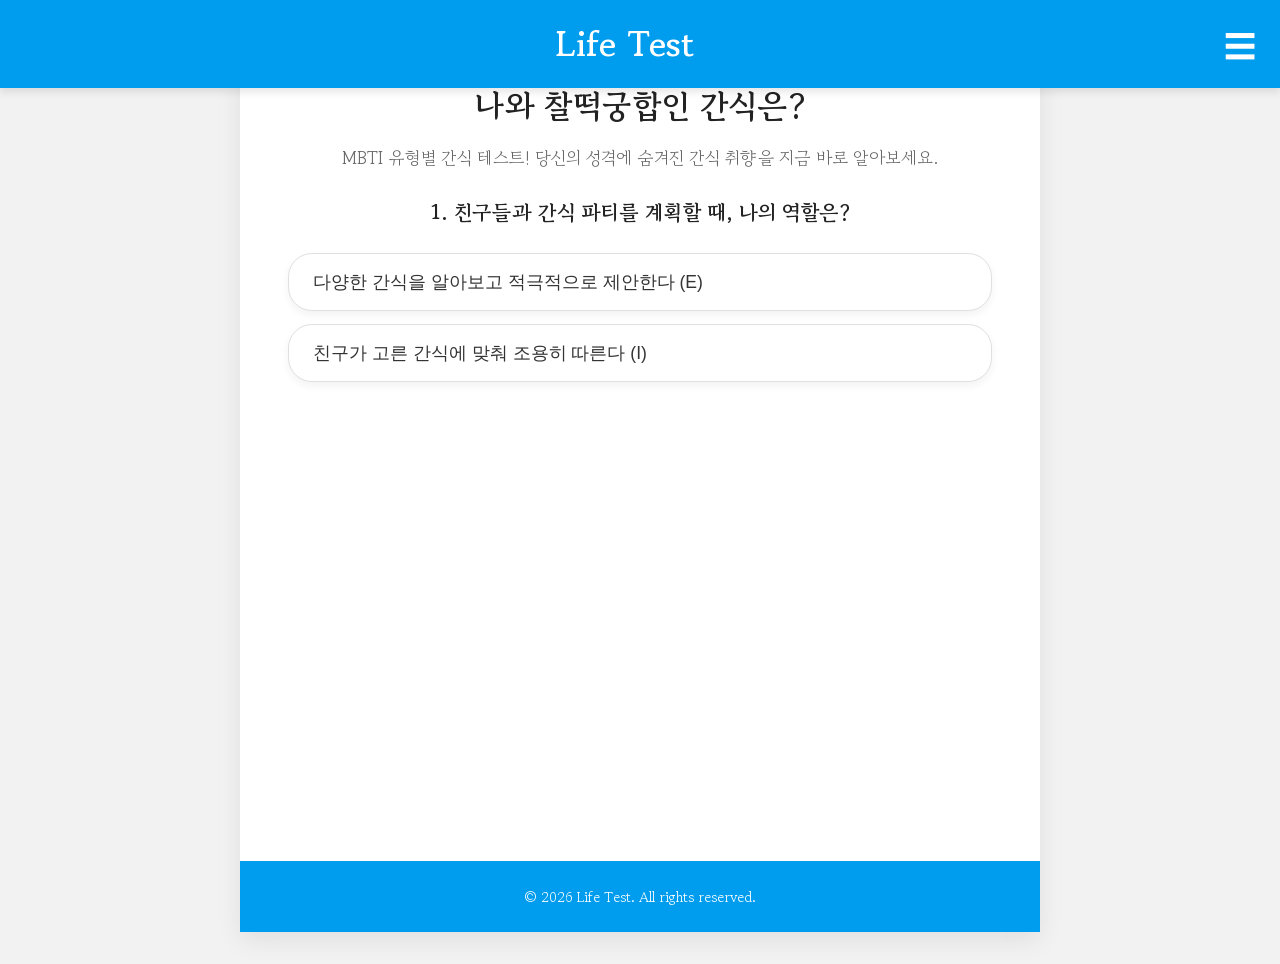
<file: snack-mbti-test/index.html>
<!DOCTYPE html>
<html lang="ko">
<head>
    <meta charset="UTF-8">
    <meta name="viewport" content="width=device-width, initial-scale=1.0">
    <title>나와 찰떡궁합인 간식은? | Life Test</title>
    <meta name="description" content="MBTI로 알아보는 나의 간식 취향! 당신의 성격에 딱 맞는 간식은 무엇일까요?">
    <link rel="stylesheet" href="../css/style.css">
</head>
<body>
    <div class="container">
        <header class="header">
            <div class="logo">Life Test</div>
            <div class="hamburger-menu">☰</div>
            <nav class="full-screen-nav">
                <div class="close-button">X</div>
                <ul id="content-list"></ul>
            </nav>
        </header>

        <main class="main-content">
            <div class="content-wrapper">
                <article class="content-area">
                    <div id="quiz-section">
                        <h1 class="content-title">나와 찰떡궁합인 간식은?</h1>
                        <p class="content-description">MBTI 유형별 간식 테스트! 당신의 성격에 숨겨진 간식 취향을 지금 바로 알아보세요.</p>
                        
                        <div class="question-container">
                            <div class="question current-question">
                                <p class="question-text">1. 친구들과 간식 파티를 계획할 때, 나의 역할은?</p>
                                <div class="options">
                                    <button class="option-button" data-type="E">다양한 간식을 알아보고 적극적으로 제안한다</button>
                                    <button class="option-button" data-type="I">친구가 고른 간식에 맞춰 조용히 따른다</button>
                                </div>
                            </div>
                        </div>

                        <div class="input-form">
                            <button class="cta-button">결과 보기</button>
                        </div>
                    </div>

                    <div id="result-section" style="display: none;">
                        <h2>당신과 찰떡궁합 간식은?!</h2>
                        <p class="result-description">분석 결과가 여기에 나타납니다.</p>
                        <p class="result-type">결과: 단짠단짠 '꼬깔콘'</p>
                        <div class="explore-banner">
                            <h3>다른 재미있는 테스트도 해보세요!</h3>
                            <div class="explore-item">
                                <div class="explore-text">
                                    <p class="explore-title">다른 콘텐츠 타이틀</p>
                                    <p class="explore-hook">클릭 유도 후킹 멘트</p>
                                </div>
                            </div>
                        </div>
                    </div>
                </article>
            </div>
        </main>

        <footer class="footer">
            <p>&copy; 2026 Life Test. All rights reserved.</p>
        </footer>
    </div>

    <div class="loading-overlay">
        <div class="loading-dots">
            <span></span><span></span><span></span>
        </div>
    </div>

    <script src="../js/script.js"></script>
    <script>
        const quizData = [
            { question: "1. 친구들과 간식 파티를 계획할 때, 나의 역할은?", options: [{text: "다양한 간식을 알아보고 적극적으로 제안한다 (E)", val: "E"}, {text: "친구가 고른 간식에 맞춰 조용히 따른다 (I)", val: "I"}] },
            { question: "2. 처음 보는 신기한 간식이 있다면, 나는?", options: [{text: "일단 맛보고 본다 (S)", val: "S"}, {text: "성분이나 맛을 상상하며 분석한다 (N)", val: "N"}] },
            { question: "3. 간식을 먹다가 불량이 나왔다. 나의 반응은?", options: [{text: "고객센터에 전화해서 논리적으로 설명한다 (T)", val: "T"}, {text: "다음에 다시 사 먹지 뭐 하고 넘어간다 (F)", val: "F"}] },
            { question: "4. 간식을 고를 때, 나의 기준은?", options: [{text: "평소 좋아하던 간식을 망설임 없이 고른다 (J)", val: "J"}, {text: "그날그날 끌리는 간식을 즉흥적으로 고른다 (P)", val: "P"}] },
            { question: "5. 간식을 먹는 도중, 새로운 간식이 눈에 들어왔다. 나는?", options: [{text: "먹던 간식을 다 먹고 나서 새로운 간식을 먹는다 (J)", val: "J"}, {text: "먹던 간식을 잠시 멈추고 새로운 간식에 손이 간다 (P)", val: "P"}] },
            { question: "6. 간식을 친구와 나눠 먹을 때, 나의 스타일은?", options: [{text: "정확하게 반으로 나누려고 한다 (T)", val: "T"}, {text: "대충 나누고 친구가 더 많이 먹어도 괜찮다 (F)", val: "F"}] },
            { question: "7. 특정 간식에 대한 비판적인 후기를 보았다. 나는?", options: [{text: "직접 먹어보고 판단한다 (S)", val: "S"}, {text: "후기를 믿고 구매하지 않는다 (N)", val: "N"}] },
            { question: "8. 스트레스 받을 때 찾는 간식은?", options: [{text: "달콤하고 자극적인 맛으로 기분 전환 (E)", val: "E"}, {text: "담백하고 익숙한 맛으로 마음 안정 (I)", val: "I"}] }
        ];

        const results = [
            { type: "ESTJ", title: "단짠단짠 '꼬깔콘'", desc: "계획적이고 현실적인 당신! 꼬깔콘처럼 익숙하지만 언제나 만족감을 주는 간식을 선호합니다. 짭짤한 맛과 고소함의 조화가 당신의 실용적인 성격과 잘 어울립니다." },
            { type: "INFP", title: "감성 촉촉 '초코파이'", desc: "이상주의적이고 감성적인 당신! 초코파이처럼 부드럽고 따뜻한 감동을 주는 간식을 좋아합니다. 따뜻한 우유와 함께라면 당신의 감성은 더욱 풍부해질 것입니다." },
            { type: "ENFP", title: "톡톡 튀는 '새콤달콤'", desc: "활동적이고 재기발랄한 당신! 새콤달콤처럼 상큼하고 다채로운 매력을 가진 간식을 선호합니다. 친구들과 함께 나눠 먹으면 즐거움이 두 배가 될 거예요." },
            { type: "ISTJ", title: "기본에 충실한 '포카칩'", desc: "신중하고 책임감이 강한 당신! 포카칩처럼 기본에 충실하면서도 변함없는 맛을 선기는 간식을 좋아합니다. 바삭한 식감은 당신의 스트레스를 날려줄 것입니다." },
            { type: "ESFJ", title: "모두를 위한 '칸쵸'", desc: "사교적이고 정이 많은 당신! 칸쵸처럼 달콤하고 부드러운 맛으로 모두에게 사랑받는 간식을 선호합니다. 작지만 알찬 칸쵸처럼 당신은 주변 사람들을 잘 챙깁니다." },
            { type: "INTJ", title: "심오한 맛의 '고래밥'", desc: "독립적이고 분석적인 당신! 고래밥처럼 다양한 모양과 맛을 탐구하는 간식을 좋아합니다. 하나하나 뜯어 먹으며 생각에 잠기는 것이 당신의 스타일입니다." },
            { type: "ISFJ", title: "편안하고 든든한 '몽쉘'", desc: "조용하고 성실한 당신! 몽쉘처럼 부드럽고 편안한 달콤함을 주는 간식을 선호합니다. 익숙한 맛에서 안정감을 느끼며, 혼자만의 시간을 즐기는 것을 좋아합니다." },
            { type: "ENTP", title: "도전적인 '신당동 떡볶이'", desc: "새로운 도전을 즐기는 당신! 신당동 떡볶이처럼 매콤하고 자극적인 맛으로 끊임없이 새로운 경험을 추구합니다. 친구들과 함께 즐기면 더욱 빛나는 당신입니다." },
            { type: "ESTP", title: "짜릿한 즐거움 '과자 파티팩'", desc: "활동적이고 즉흥적인 당신! 다양한 맛을 한 번에 즐길 수 있는 과자 파티팩처럼 짜릿한 즐거움을 추구합니다. 매 순간을 즐기고 즉흥적인 모험을 좋아합니다." },
            { type: "INFJ", title: "따뜻한 위로 '빈츠'", desc: "통찰력 있고 공감능력이 뛰어난 당신! 빈츠처럼 깊고 부드러운 맛으로 따뜻한 위로를 주는 간식을 선호합니다. 섬세한 감성으로 주변 사람들을 보듬어 줍니다." },
            { type: "ENFJ", title: "모두가 행복한 '홈런볼'", desc: "이타적이고 사람을 좋아하는 당신! 홈런볼처럼 부드럽고 달콤한 맛으로 모두에게 기쁨을 주는 간식을 선호합니다. 주변 사람들과 함께 먹으며 행복을 나누는 것을 좋아합니다." },
            { type: "ISTP", title: "자유로운 영혼 '새우깡'", desc: "논리적이고 실용적인 당신! 새우깡처럼 심플하지만 중독성 있는 맛을 즐깁니다. 자유로운 영혼으로 자신만의 방식으로 삶을 살아갑니다." },
            { type: "ENTJ", title: "야심찬 전략 '오징어땅콩'", desc: "결단력 있고 야심찬 당신! 오징어땅콩처럼 오묘한 맛의 조화와 전략적인 먹는 재미를 선호합니다. 목표를 향해 끊임없이 나아가며 성공을 쟁취합니다." },
            { type: "INTP", title: "독창적인 사고 '칙촉'", desc: "창의적이고 논리적인 당신! 칙촉처럼 달콤하면서도 예상치 못한 초코칩의 조화처럼 독창적인 아이디어를 좋아합니다. 자신만의 세계에서 새로운 것을 탐구합니다." },
            { type: "ISFP", title: "평화로운 휴식 '누네띠네'", desc: "겸손하고 예술적인 당신! 누네띠네처럼 바삭하고 달콤한 맛으로 평화로운 휴식을 즐깁니다. 소박한 행복을 추구하며 자연을 사랑합니다." },
            { type: "ESFP", title: "즉흥적인 즐거움 '젤리'", desc: "개방적이고 즉흥적인 당신! 젤리처럼 알록달록하고 쫄깃한 맛으로 순간의 즐거움을 만끽합니다. 사람들과 함께 어울리며 에너지를 발산하는 것을 좋아합니다." }
        ];

        let currentQ = 0;
        let mbtiScores = { E: 0, I: 0, S: 0, N: 0, T: 0, F: 0, J: 0, P: 0 };

        document.addEventListener("DOMContentLoaded", () => {
            const qText = document.querySelector(".question-text");
            const optsContainer = document.querySelector(".options");
            const ctaBtn = document.querySelector(".cta-button");

            function loadQ() {
                if(currentQ < quizData.length) {
                    qText.textContent = quizData[currentQ].question;
                    optsContainer.innerHTML = ""; // 기존 옵션 초기화
                    quizData[currentQ].options.forEach(opt => {
                        optsContainer.innerHTML += `<button class="option-button" data-type="${opt.val}">${opt.text}</button>`;
                    });
                } else {
                     // 모든 질문 완료 후 버튼 활성화 또는 이동 로직 (필요시 추가)
                }
            }
            
            loadQ();

            optsContainer.addEventListener("click", (e) => {
                if(e.target.classList.contains("option-button")) {
                    mbtiScores[e.target.dataset.type]++;
                    currentQ++;
                    if(currentQ < quizData.length) {
                        loadQ();
                    } else {
                         showResult();
                    }
                }
            });

            ctaBtn.addEventListener("click", () => {
                 if(currentQ < quizData.length) {
                     alert("모든 질문에 답변해주세요!");
                 } else {
                     showResult();
                 }
            });

            function showResult() {
                let mbtiType = "";
                mbtiType += mbtiScores.E > mbtiScores.I ? "E" : "I";
                mbtiType += mbtiScores.S > mbtiScores.N ? "S" : "N";
                mbtiType += mbtiScores.T > mbtiScores.F ? "T" : "F";
                mbtiType += mbtiScores.J > mbtiScores.P ? "J" : "P";

                let finalResult = results.find(r => r.type === mbtiType) || results[0];

                document.querySelector(".result-type").textContent = `결과: ${finalResult.title}`;
                document.querySelector(".result-description").textContent = finalResult.desc;

                document.getElementById("quiz-section").style.display = "none";
                const loadingOverlay = document.querySelector(".loading-overlay");
                const resultSection = document.getElementById("result-section");
                
                loadingOverlay.classList.add("show");
                setTimeout(() => {
                    loadingOverlay.classList.remove("show");
                    resultSection.style.display = "block";
                }, 2000);
            }
        });
    </script>
</body>
</html>
</file>
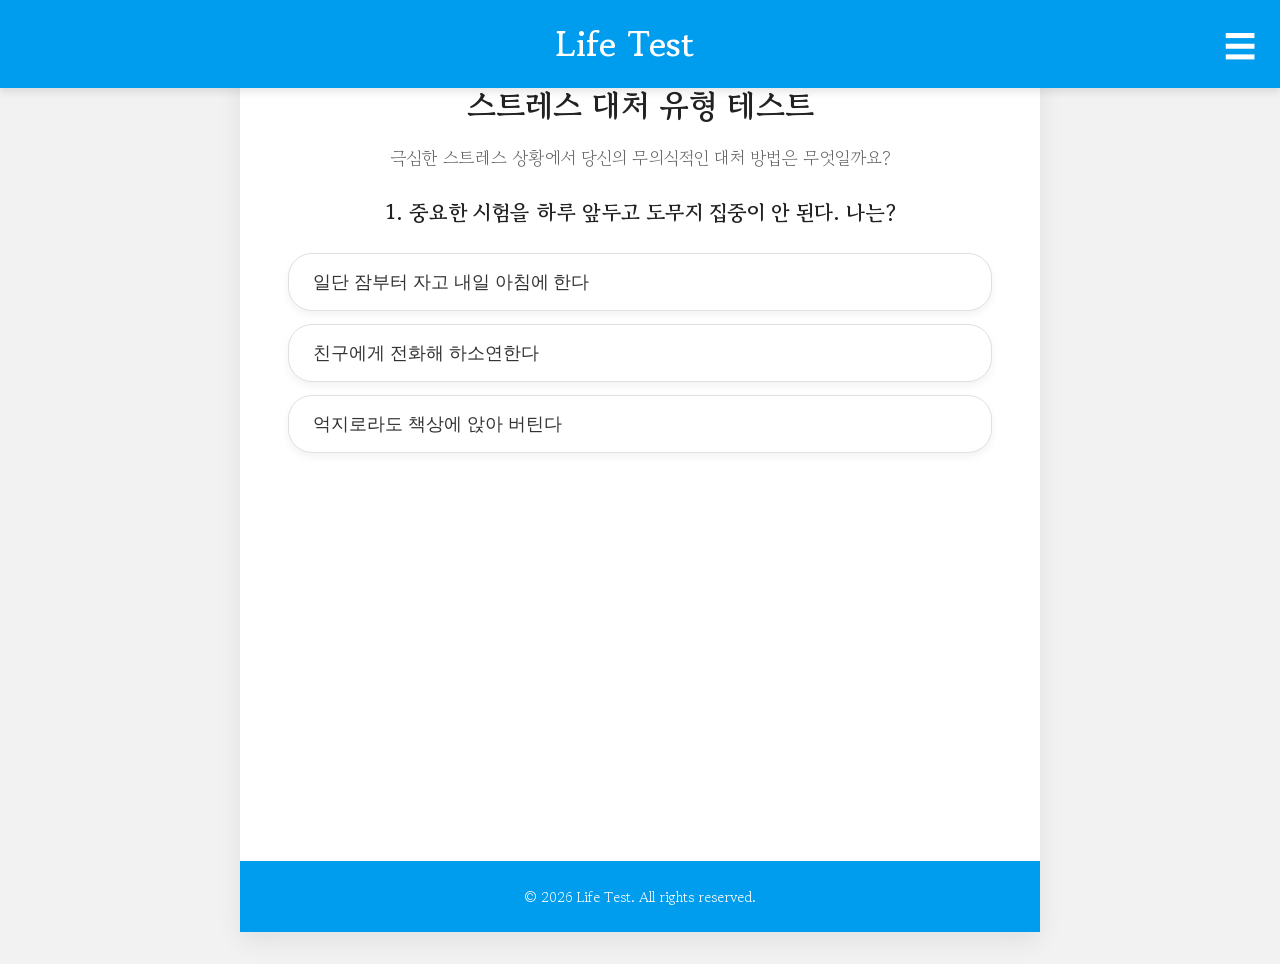
<file: stress-coping-test/index.html>
<!DOCTYPE html>
<html lang="ko">
<head>
    <meta charset="UTF-8">
    <meta name="viewport" content="width=device-width, initial-scale=1.0">
    <title>스트레스 대처 유형 테스트 | Life Test</title>
    <meta name="description" content="위기 상황이나 스트레스를 받을 때 나는 어떻게 행동할까? 심리 테스트로 알아보세요.">
    <link rel="stylesheet" href="../css/style.css">
</head>
<body>
    <div class="container">
        <!-- 상단 헤더 -->
        <header class="header">
            <div class="logo">Life Test</div>
            <div class="hamburger-menu">☰</div>
            <nav class="full-screen-nav">
                <div class="close-button">X</div>
                <ul id="content-list"></ul>
            </nav>
        </header>

        <main class="main-content">
            <div class="content-wrapper">
                <article class="content-area">
                    <div id="quiz-section">
                        <h1 class="content-title">스트레스 대처 유형 테스트</h1>
                        <p class="content-description">극심한 스트레스 상황에서 당신의 무의식적인 대처 방법은 무엇일까요?</p>

                        <div class="question-container">
                            <div class="question current-question">
                                <p class="question-text">1. 중요한 시험을 하루 앞두고 도무지 집중이 안 된다. 나는?</p>
                                <div class="options">
                                    <button class="option-button" data-score="1">일단 잠부터 자고 내일 아침에 한다</button>
                                    <button class="option-button" data-score="2">친구에게 전화해 하소연한다</button>
                                    <button class="option-button" data-score="3">억지로라도 책상에 앉아 버틴다</button>
                                </div>
                            </div>
                        </div>

                        <div class="input-form">
                            <button class="cta-button">결과 보기</button>
                        </div>
                    </div>

                    <!-- 결과 화면 -->
                    <div id="result-section" style="display: none;">
                        <h2>당신의 대처 유형은?!</h2>
                        <p class="result-description">분석 중...</p>
                        <p class="result-type">결과: 회피형</p>
                        
                        <div class="explore-banner">
                            <h3>다른 재미있는 테스트도 해보세요!</h3>
                            <div class="explore-item">
                                <div class="explore-text">
                                    <p class="explore-title">다른 콘텐츠 타이틀</p>
                                    <p class="explore-hook">클릭 유도 후킹 멘트</p>
                                </div>
                            </div>
                        </div>
                    </div>
                </article>
            </div>
        </main>

        <!-- 푸터 -->
        <footer class="footer">
            <p>&copy; 2026 Life Test. All rights reserved.</p>
        </footer>
    </div>

    <!-- 로딩 오버레이 -->
    <div class="loading-overlay">
        <div class="loading-dots">
            <span></span><span></span><span></span>
        </div>
    </div>

    <script src="../js/script.js"></script>
    <script>
        const quizData = [
            { question: "1. 중요한 시험을 하루 앞두고 도무지 집중이 안 된다. 나는?", options: [{text: "일단 잠부터 자고 내일 아침에 한다", score: 1}, {text: "친구에게 전화해 하소연한다", score: 2}, {text: "억지로라도 책상에 앉아 버틴다", score: 3}] },
            { question: "2. 길을 가다 모르는 사람이 이유 없이 시비를 건다. 나는?", options: [{text: "무시하고 갈 길 간다", score: 1}, {text: "상대방의 의도를 파악하려고 노력한다", score: 2}, {text: "똑같이 맞서 싸운다", score: 3}] },
            { question: "3. 공들여 진행하던 프로젝트가 마지막에 엎어졌다. 나의 반응은?", options: [{text: "화가 나지만 일단 참는다", score: 2}, {text: "누군가의 탓을 한다", score: 1}, {text: "다음 프로젝트를 위해 원인 분석을 한다", score: 3}] },
            { question: "4. 스트레스 해소를 위해 가장 먼저 찾는 것은?", options: [{text: "맛있는 음식 또는 술", score: 1}, {text: "운동이나 활동적인 취미", score: 3}, {text: "친구들과의 수다", score: 2}] },
            { question: "5. 어려운 문제가 발생했을 때, 주로 어떻게 접근하는가?", options: [{text: "혼자 고민하며 해결책을 찾는다", score: 1}, {text: "주변 사람들에게 도움을 요청한다", score: 2}, {text: "문제의 핵심을 파악하고 계획을 세운다", score: 3}] },
            { question: "6. 예상치 못한 상황에 직면했을 때, 나의 반응은?", options: [{text: "당황하며 어쩔 줄 몰라 한다", score: 1}, {text: "감정을 조절하고 침착하게 대응한다", score: 3}, {text: "상황을 회피하려고 한다", score: 2}] },
            { question: "7. 과거의 실수나 후회되는 일에 대해 어떻게 생각하는가?", options: [{text: "잊으려 노력한다", score: 1}, {text: "교훈 삼아 다음 기회를 노린다", score: 3}, {text: "계속 곱씹으며 자책한다", score: 2}] },
            { question: "8. 주변 사람들과 갈등이 생겼을 때, 나는?", options: [{text: "먼저 사과하고 화해를 시도한다", score: 2}, {text: "내 주장을 끝까지 관철시킨다", score: 1}, {text: "조용히 거리를 둔다", score: 3}] }
        ];

        const results = [
            { maxScore: 8, title: "동굴 회피형", desc: "스트레스 상황에서 잠시 도피하며 혼자만의 시간을 가지는 것을 선호하는 당신. 갈등을 피하고 싶어 동굴로 숨어드는 경향이 있지만, 이는 잠시일 뿐 회피한다고 문제가 해결되지는 않습니다. 때로는 용기를 내어 세상 밖으로 나와보세요!" },
            { maxScore: 14, title: "감정 발산형", desc: "스트레스를 받으면 감정을 솔직하게 드러내고 주변 사람들과 공유하며 해소하는 당신. 혼자 삭히기보다는 표현하는 것이 중요하다고 생각하지만, 때로는 감정적인 모습으로 비춰질 수 있습니다. 자신의 감정을 건강하게 조절하는 방법을 찾아보세요." },
            { maxScore: 20, title: "정면 돌파형", desc: "스트레스를 피하지 않고 정면으로 맞서 싸우며 해결책을 찾는 당신. 문제의 원인을 분석하고 적극적으로 해결하려 노력하는 강한 의지의 소유자입니다. 하지만 때로는 너무 강압적으로 느껴질 수 있으니, 여유를 가지고 주변을 둘러보는 것도 필요합니다." },
            { maxScore: 24, title: "현명한 해결사 (스트레스 마스터)", desc: "어떤 스트레스 상황에서도 침착함을 잃지 않고 현명하게 대처하는 당신! 뛰어난 문제 해결 능력과 긍정적인 마인드로 스트레스를 오히려 성장의 발판으로 삼는 진정한 스트레스 마스터입니다. 당신의 지혜로움을 모두에게 나누어주세요!" }
        ];

        let currentQ = 0;
        let totalScore = 0;

        document.addEventListener("DOMContentLoaded", () => {
            const qText = document.querySelector(".question-text");
            const optsContainer = document.querySelector(".options");
            const ctaBtn = document.querySelector(".cta-button");

            function loadQ() {
                if(currentQ < quizData.length) {
                    qText.textContent = quizData[currentQ].question;
                    optsContainer.innerHTML = ""; // 기존 옵션 초기화
                    quizData[currentQ].options.forEach(opt => {
                        optsContainer.innerHTML += `<button class="option-button" data-score="${opt.score}">${opt.text}</button>`;
                    });
                } else {
                     // 모든 질문 완료 후 버튼 활성화 또는 이동 로직 (필요시 추가)
                }
            }

            optsContainer.addEventListener("click", (e) => {
                if(e.target.classList.contains("option-button")) {
                    totalScore += parseInt(e.target.dataset.score, 10);
                    currentQ++;
                    if(currentQ < quizData.length) {
                        loadQ();
                    } else {
                         showResult();
                    }
                }
            });

            ctaBtn.addEventListener("click", () => {
                 if(currentQ < quizData.length) {
                     alert("모든 질문에 답변해주세요!");
                 } else {
                     showResult();
                 }
            });

            function showResult() {
                let finalResult = results[results.length - 1];
                 for (let r of results) {
                     if (totalScore <= r.maxScore) {
                         finalResult = r;
                         break;
                     }
                 }
                 
                 document.querySelector(".result-description").textContent = finalResult.desc;
                 document.querySelector(".result-type").textContent = `결과: ${finalResult.title}`;
                 
                 document.getElementById("quiz-section").style.display = "none";
                 const loadingOverlay = document.querySelector(".loading-overlay");
                 const resultSection = document.getElementById("result-section");
                 
                 loadingOverlay.classList.add("show");
                 setTimeout(() => {
                    loadingOverlay.classList.remove("show");
                    resultSection.style.display = "block";
                 }, 2000);
            }
            loadQ(); // 페이지 로드 시 첫 질문 로드
        });
    </script>
</body>
</html>
</file>
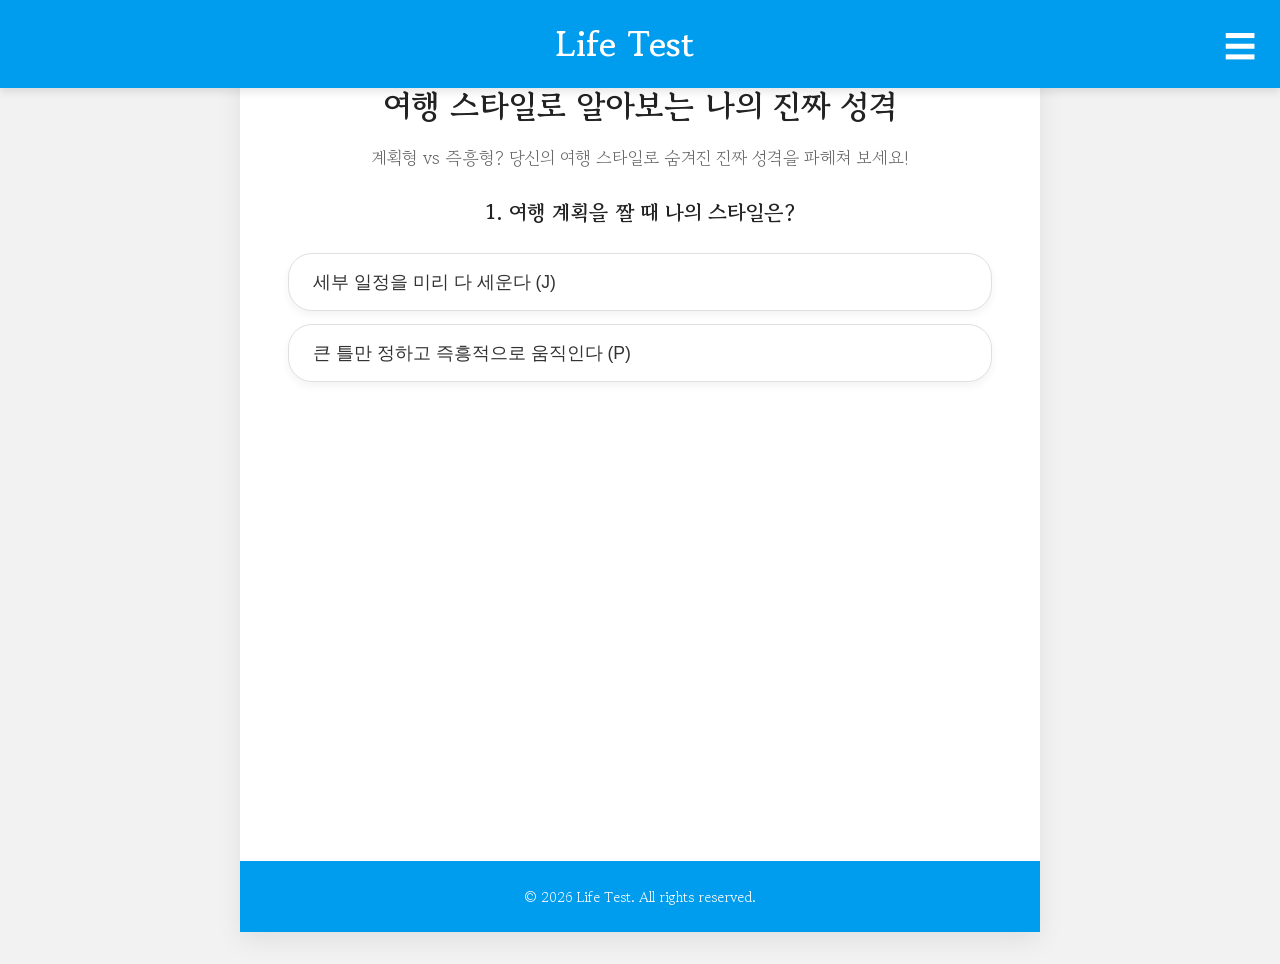
<file: travel-mbti-test/index.html>
<!DOCTYPE html>
<html lang="ko">
<head>
    <meta charset="UTF-8">
    <meta name="viewport" content="width=device-width, initial-scale=1.0">
    <title>여행 스타일로 알아보는 나의 진짜 성격 | Life Test</title>
    <meta name="description" content="여행 취향으로 알아보는 나의 MBTI! 당신의 성격에 맞는 완벽한 여행지는 어디일까요?">
    <link rel="stylesheet" href="../css/style.css">
</head>
<body>
    <div class="container">
        <header class="header">
            <div class="logo">Life Test</div>
            <div class="hamburger-menu">☰</div>
            <nav class="full-screen-nav">
                <div class="close-button">X</div>
                <ul id="content-list"></ul>
            </nav>
        </header>

        <main class="main-content">
            <div class="content-wrapper">
                <article class="content-area">
                    <div id="quiz-section">
                        <h1 class="content-title">여행 스타일로 알아보는 나의 진짜 성격</h1>
                        <p class="content-description">계획형 vs 즉흥형? 당신의 여행 스타일로 숨겨진 진짜 성격을 파헤쳐 보세요!</p>
                        
                        <div class="question-container">
                            <div class="question current-question">
                                <p class="question-text">1. 여행 계획을 짤 때 나의 스타일은?</p>
                                <div class="options">
                                    <button class="option-button" data-type="J">세부 일정을 미리 다 세운다</button>
                                    <button class="option-button" data-type="P">큰 틀만 정하고 즉흥적으로 움직인다</button>
                                </div>
                            </div>
                        </div>

                        <div class="input-form">
                            <button class="cta-button">결과 보기</button>
                        </div>
                    </div>

                    <div id="result-section" style="display: none;">
                        <h2>당신의 여행 스타일 MBTI는?!</h2>
                        <p class="result-description">분석 결과가 여기에 나타납니다.</p>
                        <p class="result-type">결과: 계획적인 완벽주의자 여행가</p>
                        <div class="explore-banner">
                            <h3>다른 재미있는 테스트도 해보세요!</h3>
                            <div class="explore-item">
                                <div class="explore-text">
                                    <p class="explore-title">다른 콘텐츠 타이틀</p>
                                    <p class="explore-hook">클릭 유도 후킹 멘트</p>
                                </div>
                            </div>
                        </div>
                    </div>
                </article>
            </div>
        </main>

        <footer class="footer">
            <p>&copy; 2026 Life Test. All rights reserved.</p>
        </footer>
    </div>

    <div class="loading-overlay">
        <div class="loading-dots">
            <span></span><span></span><span></span>
        </div>
    </div>

    <script src="../js/script.js"></script>
    <script>
        const quizData = [
            { question: "1. 여행 계획을 짤 때 나의 스타일은?", options: [{text: "세부 일정을 미리 다 세운다 (J)", val: "J"}, {text: "큰 틀만 정하고 즉흥적으로 움직인다 (P)", val: "P"}] },
            { question: "2. 여행지에서 예상치 못한 문제가 생겼다면?", options: [{text: "침착하게 해결책을 찾는다 (T)", val: "T"}, {text: "일단 당황하고 친구에게 도움을 요청한다 (F)", val: "F"}] },
            { question: "3. 새로운 여행지를 선택할 때, 무엇을 중요하게 생각하는가?", options: [{text: "유명한 관광 명소와 맛집 (S)", val: "S"}, {text: "숨겨진 보석 같은 장소와 특별한 경험 (N)", val: "N"}] },
            { question: "4. 여행지에서 새로운 사람들을 만났을 때, 나의 행동은?", options: [{text: "먼저 다가가 대화를 시작한다 (E)", val: "E"}, {text: "조용히 경계를 풀고 상대방의 접근을 기다린다 (I)", val: "I"}] },
            { question: "5. 여행 기념품을 고를 때, 나는?", options: [{text: "실용적이고 오래 사용할 수 있는 것을 산다 (S)", val: "S"}, {text: "독특하고 의미 있는 것을 찾아본다 (N)", val: "N"}] },
            { question: "6. 여행 중 길을 잃었다. 나의 반응은?", options: [{text: "지도를 확인하고 논리적으로 길을 찾는다 (T)", val: "T"}, {text: "당황하지만 긍정적으로 생각하며 새로운 길을 탐험한다 (F)", val: "F"}] },
            { question: "7. 숙소를 고를 때 가장 중요하게 생각하는 것은?", options: [{text: "편안함과 청결 (J)", val: "J"}, {text: "특별한 분위기와 개성 (P)", val: "P"}] },
            { question: "8. 여행이 끝나고 집에 돌아왔을 때, 나의 기분은?", options: [{text: "아쉽지만 일상으로 돌아갈 준비를 한다 (E)", val: "E"}, {text: "여행의 추억을 곱씹으며 다음 여행을 꿈꾼다 (I)", val: "I"}] }
        ];

        const results = [
            { type: "ESTJ", title: "계획적인 완벽주의자 여행가", desc: "당신은 ESTJ 유형의 여행가! 효율적이고 계획적인 성격으로 완벽한 여행을 추구합니다. 모든 일정을 미리 짜고, 예상치 못한 상황에도 침착하게 대응하여 최고의 여행을 만듭니다." },
            { type: "INFP", title: "감성 가득한 힐링 여행가", desc: "당신은 INFP 유형의 여행가! 감성적이고 사려 깊은 성격으로, 여행에서 영감을 얻고 내면의 평화를 찾습니다. 아름다운 풍경과 특별한 경험을 통해 힐링하는 것을 즐깁니다." },
            { type: "ENFP", title: "즉흥적이고 자유로운 영혼의 여행가", desc: "당신은 ENFP 유형의 여행가! 즉흥적이고 에너지가 넘치는 성격으로, 새로운 만남과 예측 불가능한 모험을 즐깁니다. 여행지에서 우연히 만난 사람들과도 금방 친구가 됩니다." },
            { type: "ISTJ", title: "실용적이고 신중한 탐험가", desc: "당신은 ISTJ 유형의 여행가! 실용적이고 신중한 성격으로, 안전하고 믿을 수 있는 여행을 선호합니다. 철저한 준비와 계획으로 낯선 곳에서도 불편함 없이 여행을 즐깁니다." },
            { type: "ESFJ", title: "사람과 함께하는 즐거운 여행가", desc: "당신은 ESFJ 유형의 여행가! 사교적이고 정이 많은 성격으로, 친구나 가족과 함께하는 여행을 가장 행복하게 생각합니다. 모두가 즐거운 여행이 되도록 분위기를 이끌고 배려합니다." },
            { type: "INTJ", title: "독립적이고 분석적인 모험가", desc: "당신은 INTJ 유형의 여행가! 독립적이고 분석적인 성격으로, 자신만의 방식으로 여행을 탐험합니다. 깊이 있는 지식과 통찰력으로 여행지의 숨겨진 매력을 발견합니다." },
            { type: "ISFJ", title: "편안하고 아늑한 휴식형 여행가", desc: "당신은 ISFJ 유형의 여행가! 조용하고 성실한 성격으로, 편안하고 아늑한 휴식을 즐기는 여행을 선호합니다. 익숙한 장소에서 안정감을 느끼며, 여유로운 시간을 보냅니다." },
            { type: "ENTP", title: "도전적이고 호기심 넘치는 개척자", desc: "당신은 ENTP 유형의 여행가! 도전적이고 호기심이 많은 성격으로, 새로운 경험과 지적 자극을 찾아 여행합니다. 틀에 얽매이지 않고 자유롭게 탐험하며 자신만의 여행 스타일을 만듭니다." },
            { type: "ESTP", title: "활동적이고 스릴 넘치는 액티비티 여행가", desc: "당신은 ESTP 유형의 여행가! 활동적이고 스릴 넘치는 성격으로, 익스트림 스포츠나 모험적인 활동을 즐깁니다. 몸으로 부딪히며 새로운 경험을 하는 것을 좋아합니다." },
            { type: "INFJ", title: "깊이 있는 통찰의 문화 여행가", desc: "당신은 INFJ 유형의 여행가! 통찰력 있고 이해심이 깊은 성격으로, 역사와 문화에 대한 깊이 있는 경험을 추구합니다. 조용히 사색하며 여행지의 의미를 되새깁니다." },
            { type: "ENFJ", title: "함께 만드는 아름다운 추억의 여행가", desc: "당신은 ENFJ 유형의 여행가! 이타적이고 열정적인 성격으로, 사람들과 함께 아름다운 추억을 만드는 것을 중요하게 생각합니다. 여행지에서 만난 사람들에게도 긍정적인 영향을 줍니다." },
            { type: "ISTP", title: "자유로운 영혼의 백패커", desc: "당신은 ISTP 유형의 여행가! 자유롭고 실용적인 성격으로, 계획에 얽매이지 않고 발길 닿는 대로 떠나는 백패킹을 즐깁니다. 자연 속에서 진정한 자유를 느낍니다." },
            { type: "ENTJ", title: "목표 지향적인 전략가 여행가", desc: "당신은 ENTJ 유형의 여행가! 결단력 있고 목표 지향적인 성격으로, 여행에서도 효율성과 성과를 중요하게 생각합니다. 최고의 효율로 최고의 여행을 만들어냅니다." },
            { type: "INTP", title: "새로운 지식 탐구형 여행가", desc: "당신은 INTP 유형의 여행가! 논리적이고 독창적인 성격으로, 여행지에서 새로운 지식을 얻고 탐구하는 것을 즐깁니다. 자신만의 관심사에 따라 특별한 여행 코스를 만듭니다." },
            { type: "ISFP", title: "예술적 감성의 자연주의 여행가", desc: "당신은 ISFP 유형의 여행가! 예술적이고 감성적인 성격으로, 자연의 아름다움과 예술적인 영감을 찾아 여행합니다. 조용히 자연 속에서 휴식하며 자신을 돌아봅니다." },
            { type: "ESFP", title: "흥과 즐거움 가득한 파티 여행가", desc: "당신은 ESFP 유형의 여행가! 개방적이고 활동적인 성격으로, 여행지에서 새로운 사람들과 어울리며 파티를 즐기는 것을 좋아합니다. 매 순간을 즐기고 즉흥적인 유희를 추구합니다." }
        ];

        let currentQ = 0;
        let mbtiScores = { E: 0, I: 0, S: 0, N: 0, T: 0, F: 0, J: 0, P: 0 };

        document.addEventListener("DOMContentLoaded", () => {
            const qText = document.querySelector(".question-text");
            const optsContainer = document.querySelector(".options");
            const ctaBtn = document.querySelector(".cta-button");

            function loadQ() {
                if(currentQ < quizData.length) {
                    qText.textContent = quizData[currentQ].question;
                    optsContainer.innerHTML = ""; // 기존 옵션 초기화
                    quizData[currentQ].options.forEach(opt => {
                        optsContainer.innerHTML += `<button class="option-button" data-type="${opt.val}">${opt.text}</button>`;
                    });
                } else {
                     // 모든 질문 완료 후 버튼 활성화 또는 이동 로직 (필요시 추가)
                }
            }
            
            loadQ();

            optsContainer.addEventListener("click", (e) => {
                if(e.target.classList.contains("option-button")) {
                    mbtiScores[e.target.dataset.type]++;
                    currentQ++;
                    if(currentQ < quizData.length) {
                        loadQ();
                    } else {
                         showResult();
                    }
                }
            });

            ctaBtn.addEventListener("click", () => {
                 if(currentQ < quizData.length) {
                     alert("모든 질문에 답변해주세요!");
                 } else {
                     showResult();
                 }
            });

            function showResult() {
                let mbtiType = "";
                mbtiType += mbtiScores.E > mbtiScores.I ? "E" : "I";
                mbtiType += mbtiScores.S > mbtiScores.N ? "S" : "N";
                mbtiType += mbtiScores.T > mbtiScores.F ? "T" : "F";
                mbtiType += mbtiScores.J > mbtiScores.P ? "J" : "P";

                let finalResult = results.find(r => r.type === mbtiType) || results[0];

                document.querySelector(".result-type").textContent = `결과: ${finalResult.title}`;
                document.querySelector(".result-description").textContent = finalResult.desc;

                document.getElementById("quiz-section").style.display = "none";
                const loadingOverlay = document.querySelector(".loading-overlay");
                const resultSection = document.getElementById("result-section");
                
                loadingOverlay.classList.add("show");
                setTimeout(() => {
                    loadingOverlay.classList.remove("show");
                    resultSection.style.display = "block";
                }, 2000);
            }
        });
    </script>
</body>
</html>
</file>
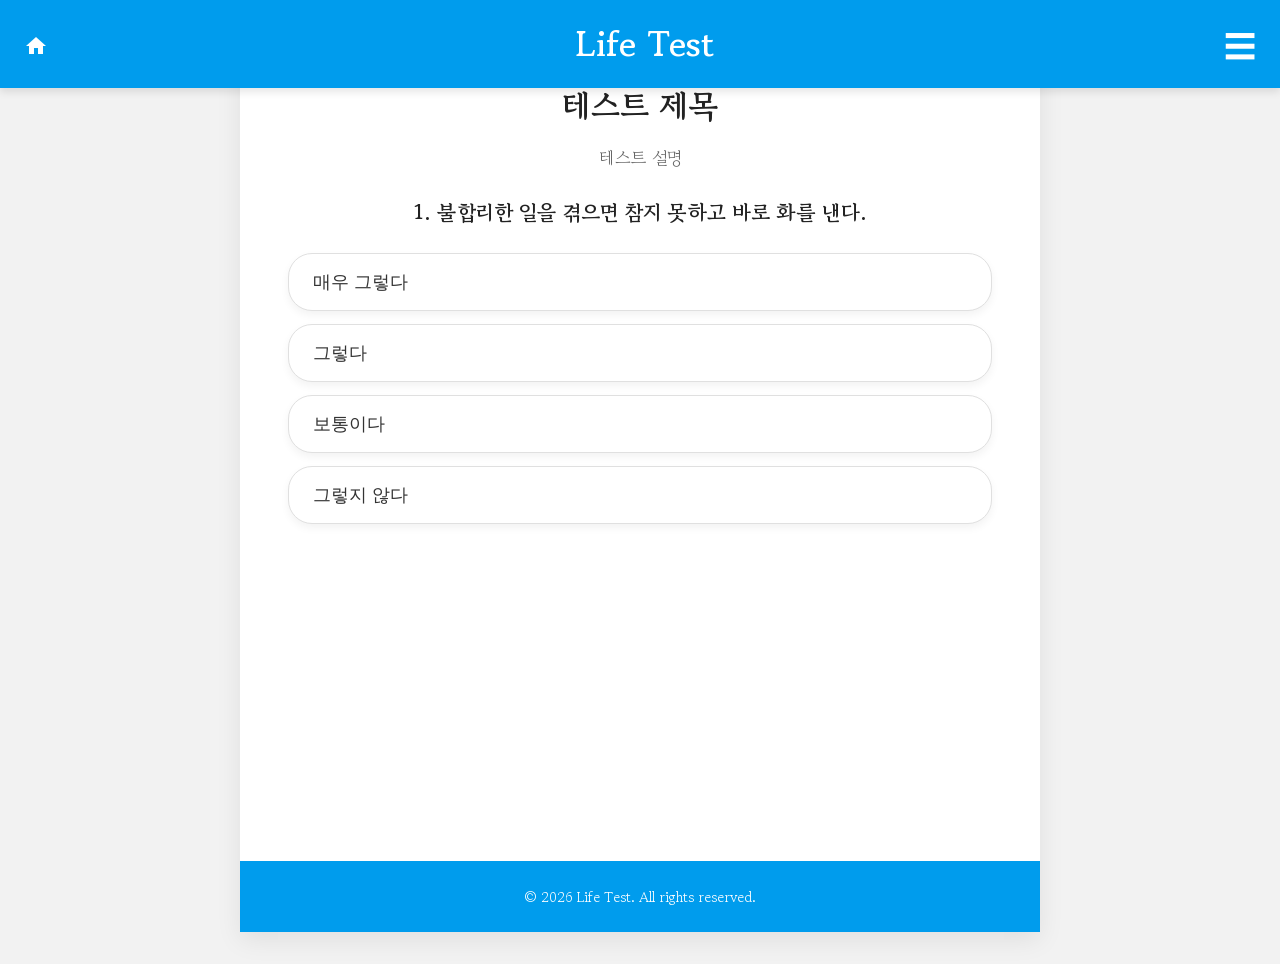
<file: base_template.html>
<!DOCTYPE html>
<html lang="ko">
<head>
    <meta charset="UTF-8">
    <meta name="viewport" content="width=device-width, initial-scale=1.0">
    <title>테스트 제목 | Life Test</title>
    <meta name="description" content="테스트 설명">
    <link rel="stylesheet" href="../css/style.css">
    <link href="https://fonts.googleapis.com/icon?family=Material+Icons" rel="stylesheet"> <!-- Google Fonts Icons 추가 -->
</head>
<body>
    <div class="container">
        <!-- 상단 헤더 -->
        <header class="header">
            <a href="/" class="home-icon"><span class="material-icons">home</span></a> <!-- Home 이모티콘 변경 -->
            <div class="logo">Life Test</div>
            <div class="hamburger-menu">☰</div>
            <nav class="full-screen-nav">
                <div class="close-button">X</div>
                <ul id="content-list">
                    <!-- 콘텐츠 목록이 여기에 동적으로 로드됩니다 -->
                </ul>
            </nav>
        </header>

        <!--
        <div class="ad-banner top-width-ad">
            <div class="ad-placeholder">광고: 상단 가로형 배너</div>
        </div>
        -->

        <main class="main-content">
            <div class="content-wrapper">
                <!--
                <aside class="ad-skyscraper left-height-ad">
                    <div class="ad-placeholder-vertical">광고: 좌측 세로형</div>
                </aside>
                -->

                <article class="content-area">
                    <div id="quiz-section">
                        <h1 class="content-title">테스트 제목</h1>
                        <p class="content-description">테스트 설명</p>

                        <!--
                        <div class="ad-banner body-ad-01">
                            <div class="ad-placeholder">광고: 본문 상단</div>
                        </div>
                        -->

                        <div class="question-container">
                            <!-- 질문이 여기에 동적으로 로드됩니다 -->
                            <div class="question current-question">
                                <p class="question-text"></p>
                                <div class="options">
                                    <!-- 옵션 버튼들이 여기에 동적으로 로드됩니다 -->
                                </div>
                            </div>
                        </div>

                        <!--
                        <div class="ad-banner body-ad-02">
                            <div class="ad-placeholder">광고: 본문 하단</div>
                        </div>
                        -->

                        <div class="input-form">
                            <button class="cta-button">결과 보기</button>
                        </div>
                    </div>

                    <!-- 결과 화면 (초기에는 숨김) -->
                    <div id="result-section" style="display: none;">
                        <h2>테스트 결과 제목</h2>
                        <p class="result-description">테스트 결과 상세 설명이 들어갑니다.</p>
                        <p class="result-type">결과 유형</p>
                        <!-- 탐험 유도 배너 -->
                        <div class="explore-banner">
                            <h3>다른 재미있는 테스트도 해보세요!</h3>
                            <div class="explore-item">
                                <div class="explore-text">
                                    <p class="explore-title">다른 콘텐츠 타이틀</p>
                                    <p class="explore-hook">클릭 유도 후킹 멘트</p>
                                </div>
                            </div>
                        </div>
                    </div>
                </article>

                <!--
                <aside class="ad-skyscraper right-height-ad">
                    <div class="ad-placeholder-vertical">광고: 우측 세로형</div>
                </aside>
                -->
            </div>
        </main>

        <!--
        <div class="ad-banner bottom-width-ad">
            <div class="ad-placeholder">광고: 하단 가로형 배너</div>
        </div>
        -->

        <!-- 푸터 -->
        <footer class="footer">
            <p>&copy; 2026 Life Test. All rights reserved.</p>
        </footer>
    </div>

    <!-- 로딩 오버레이 -->
    <div class="loading-overlay">
        <div class="loading-dots">
            <span></span>
            <span></span>
            <span></span>
        </div>
    </div>

    <script src="../js/script.js"></script>
    <!-- 개별 테스트 스크립트가 로드될 위치 -->
</body>
</html>
</file>
<file: css/style.css>
/* Google Fonts - 세련된 웹폰트 적용 */
@import url("https://fonts.googleapis.com/css2?family=Gowun+Batang&family=Dokdo&display=swap");

:root {
    --primary-color: #009CED; /* Primary blue from image */
    --secondary-color: #222222; /* Secondary dark gray from image */
    --tertiary-color: #00A3C2; /* Tertiary blue from image */
    --neutral-color: #F2F2F2; /* Neutral light gray from image */
    --text-color: #333333; /* Darker gray for text */
    --light-text-color: #666666; /* Lighter gray for secondary text */
    --card-bg: #FFFFFF; /* Card background color */
    --body-bg: #F2F2F2; /* Body background color from neutral */
    --border-color: #E0E0E0; /* Lighter border color */
    --shadow-light: rgba(0, 0, 0, 0.08); /* Subtle shadow for cards */
    --shadow-medium: rgba(0, 0, 0, 0.15); /* Medium shadow for interactive elements */
}

* {
    box-sizing: border-box;
    margin: 0;
    padding: 0;
}

body {
    font-family: 'Gowun Batang', serif;
    line-height: 1.6;
    color: var(--text-color);
    background-color: var(--body-bg);
    display: flex;
    justify-content: center;
    align-items: flex-start; /* 상단 정렬 */
    min-height: 100vh;
    padding-top: 4rem; /* 고정 헤더 높이만큼 여백 추가 */
}

.container {
    width: 100%;
    max-width: 800px; /* TestMoa와 유사한 최대 너비 */
    margin: 0;
    background-color: var(--card-bg);
    border-radius: 0;
    box-shadow: 0 0.5rem 1.5rem var(--shadow-light); /* 부드러운 그림자 */
    overflow: hidden;
    min-height: 100vh;
    display: flex;
    flex-direction: column;
}

/* Header */
.header {
    display: flex;
    justify-content: space-between;
    align-items: center;
    padding: 1rem 1.5rem;
    background-color: var(--primary-color);
    color: #fff;
    position: fixed; /* 헤더 위치 고정 */
    width: 100%; /* 전체 너비 차지 */
    top: 0;
    left: 0;
    z-index: 1000;
    border-radius: 0;
    box-shadow: 0 0.25rem 0.5rem rgba(0,0,0,0.1); /* 미묘한 그림자 */
}

.header .logo {
    font-family: 'Gowun Batang', serif; /* 세련된 폰트 적용 */
    font-size: 2.2rem;
    font-weight: bold;
    color: #fff;
    text-shadow: none;
    flex-grow: 1; /* 남은 공간을 채워 로고를 중앙으로 밀어냄 */
    text-align: center;
}

.home-icon {
    font-size: 2rem; /* 햄버거 메뉴와 유사하게 */
    color: #fff; /* 흰색으로 */
    text-decoration: none; /* 밑줄 제거 */
    padding-right: 1rem; /* 로고와의 간격 */
    line-height: 1; /* 이모티콘 수직 정렬을 위해 */
}

.hamburger-menu {
    font-size: 2rem;
    cursor: pointer;
    color: #fff;
}

.full-screen-nav {
    position: fixed;
    top: 0;
    left: 0;
    width: 100%;
    height: 100%;
    background-color: rgba(0, 0, 0, 0.85);
    color: #fff;
    display: flex;
    flex-direction: column;
    justify-content: center;
    align-items: center;
    z-index: 2000;
    transform: translateX(100%);
    transition: transform 0.3s ease-in-out;
}

.full-screen-nav.open {
    transform: translateX(0);
}

.full-screen-nav .close-button {
    position: absolute;
    top: 1.5rem;
    right: 1.5rem;
    font-size: 2.5rem;
    cursor: pointer;
    color: var(--tertiary-color);
}

.full-screen-nav #content-list {
    list-style: none;
    text-align: center;
}

.full-screen-nav #content-list li {
    margin: 1rem 0;
}

.full-screen-nav #content-list a {
    color: #fff;
    text-decoration: none;
    font-size: 1.8rem;
    transition: color 0.2s ease;
}

.full-screen-nav #content-list a:hover {
    color: var(--tertiary-color);
}

/* Ad Banners - Temporary Styles */
.ad-banner,
.ad-skyscraper div {
    margin: 1rem auto; /* 상하 여백 및 중앙 정렬 */
    text-align: center;
    font-weight: bold;
    color: var(--text-color);
    border: 1px dashed var(--border-color);
    border-radius: 0.75rem; /* 둥근 모서리 (12px) */
    overflow: hidden; /* 내부 이미지 등에 영향 */
}

.ad-placeholder { background: var(--neutral-color); min-height: 100px; display: flex; align-items: center; justify-content: center; width: calc(100% - 2rem); margin: 1rem auto; border-radius: 0.75rem; }
.ad-placeholder-vertical { background: var(--neutral-color); min-width: 120px; min-height: 300px; display: flex; align-items: center; justify-content: center; writing-mode: vertical-lr; text-orientation: mixed; border-radius: 0.75rem; }

/* Main Content */
.main-content {
    display: flex;
    flex-direction: column;
    padding: 1.5rem;
}

.content-wrapper {
    display: flex;
    flex-direction: column;
    gap: 1.5rem;
}

.content-area {
    flex-grow: 1;
    background-color: var(--card-bg);
    padding: 1.5rem;
    border-radius: 1.5rem; /* 24px */
    box-shadow: none;
}

.content-title {
    font-family: 'Gowun Batang', serif;
    font-size: 2rem;
    color: var(--secondary-color);
    margin-bottom: 0.8rem;
    text-align: center;
    font-weight: bold;
}

.content-description {
    font-size: 1.1rem;
    color: var(--light-text-color);
    margin-bottom: 1.5rem;
    text-align: center;
}

.thumbnail-image-wrapper {
    width: 100%;
    padding-bottom: 56.25%; /* 16:9 Aspect Ratio */
    position: relative;
    margin-bottom: 1.5rem;
    border-radius: 1.2rem; /* 둥근 모서리 */
    overflow: hidden;
    box-shadow: 0 0.25rem 0.75rem rgba(0,0,0,0.1);
}

.thumbnail-image-wrapper img {
    position: absolute;
    top: 0;
    left: 0;
    width: 100%;
    height: 100%;
    object-fit: cover; /* 이미지가 잘리지 않게 중앙 배치 */
    border-radius: 1.2rem;
}

.question-container {
    margin-bottom: 1.5rem;
}

.question {
    background-color: var(--neutral-color);
    padding: 1.5rem;
    border-radius: 1.5rem;
    margin-bottom: 1.5rem;
    box-shadow: inset 0 2px 5px rgba(0,0,0,0.05);
}

.question-text {
    font-size: 1.3rem;
    color: var(--secondary-color);
    font-weight: bold;
    margin-bottom: 1.5rem;
    text-align: center;
}

.options {
    display: flex;
    flex-direction: column;
    gap: 0.8rem;
}

.option-button {
    background-color: var(--card-bg);
    color: var(--text-color);
    border: 1px solid var(--border-color);
    padding: 1rem 1.5rem;
    font-size: 1.1rem;
    border-radius: 1.5rem; /* 둥근 모서리 */
    cursor: pointer;
    transition: background-color 0.2s ease, border-color 0.2s ease, transform 0.2s ease, box-shadow 0.2s ease;
    text-align: left;
    width: 100%;
    box-shadow: 0 0.25rem 0.5rem rgba(0,0,0,0.05); /* 버튼에 그림자 추가 */
}

.option-button:hover {
    background-color: var(--neutral-color);
    border-color: var(--neutral-color);
    transform: translateY(-2px);
    box-shadow: 0 0.35rem 0.8rem rgba(0,0,0,0.1);
}

.option-button.selected {
    background-color: var(--tertiary-color);
    color: #fff;
    border-color: var(--tertiary-color);
    box-shadow: 0 0.35rem 0.8rem var(--shadow-medium);
}

.input-form {
    background-color: transparent; /* 질문 영역이 폼의 배경을 대체하므로 투명하게 */
    padding: 0; /* 질문 영역에서 패딩 처리 */
    border-radius: 0;
    margin-bottom: 0; 
    text-align: center;
    box-shadow: none;
    display: flex;
    justify-content: center; /* 버튼을 가로 중앙 정렬 */
}

.input-form .cta-button {
    background-color: var(--primary-color);
    color: #fff;
    border: none;
    padding: 1.2rem 2.5rem;
    font-size: 1.4rem;
    font-weight: bold;
    border-radius: 1.5rem; /* 둥근 버튼 */
    cursor: pointer;
    transition: background-color 0.3s ease, transform 0.2s ease, box-shadow 0.2s ease;
    box-shadow: 0 0.4rem 1rem var(--shadow-medium);
    margin-top: 2rem; /* 질문과 버튼 사이 간격 */
}

.input-form .cta-button:hover {
    background-color: #007bbd; /* Primary Color의 약간 더 어두운 버전 */
    transform: translateY(-2px);
    box-shadow: 0 0.5rem 1.2rem var(--shadow-medium);
}

/* Result Section */
#result-section {
    display: none; /* 초기에는 숨김 */
    padding: 0;
    border-radius: 1.5rem;
    background-color: transparent; /* 배경색 투명하게 */
    box-shadow: none;
    text-align: center;
}

#result-section h2 {
    font-family: 'Gowun Batang', serif;
    font-size: 2.5rem;
    color: var(--secondary-color);
    margin-bottom: 1rem;
    font-weight: bold;
}

#result-section .result-image-wrapper {
    width: 80%;
    max-width: 300px;
    padding-bottom: 80%; /* 1:1 Aspect Ratio */
    position: relative;
    margin: 1.5rem auto;
    border-radius: 1.5rem; /* 원형 대신 둥근 사각형 */
    overflow: hidden;
    box-shadow: 0 0.4rem 1rem rgba(0,0,0,0.1);
}

#result-section .result-image-wrapper img {
    position: absolute;
    top: 0;
    left: 0;
    width: 100%;
    height: 100%;
    object-fit: cover;
}

#result-section .result-description {
    font-size: 1.1rem;
    color: var(--light-text-color);
    margin-bottom: 1.5rem;
}

#result-section .result-type {
    font-size: 1.3rem;
    font-weight: bold;
    color: var(--tertiary-color);
    margin-bottom: 1rem;
}

/* Loading Animation */
.loading-overlay {
    position: fixed;
    top: 0;
    left: 0;
    width: 100%;
    height: 100%;
    background-color: rgba(255, 255, 255, 0.9);
    display: flex;
    justify-content: center;
    align-items: center;
    z-index: 3000;
    opacity: 0;
    visibility: hidden;
    transition: opacity 0.3s ease, visibility 0.3s ease;
}

.loading-overlay.show {
    opacity: 1;
    visibility: visible;
}

.loading-dots {
    display: flex;
    gap: 0.5rem;
}

.loading-dots span {
    width: 15px;
    height: 15px;
    background-color: var(--tertiary-color);
    border-radius: 50%;
    animation: jump 1s infinite ease-in-out;
}

.loading-dots span:nth-child(2) { animation-delay: 0.2s; }
.loading-dots span:nth-child(3) { animation-delay: 0.4s; }

@keyframes jump {
    0%, 100% { transform: translateY(0); }
    50% { transform: translateY(-15px); }
}

/* Explore Banner */
.explore-banner {
    background-color: var(--neutral-color);
    padding: 1.5rem;
    border-radius: 1.5rem;
    text-align: center;
    margin-top: 2rem;
    border: 1px solid var(--border-color);
    box-shadow: 0 0.25rem 0.5rem rgba(0,0,0,0.05);
}

.explore-banner h3 {
    color: var(--primary-color);
    margin-bottom: 1rem;
    font-size: 1.5rem;
}

.explore-item {
    display: flex;
    align-items: center;
    gap: 1rem;
    margin-bottom: 1rem;
    text-align: left;
    cursor: pointer;
    background-color: var(--card-bg);
    padding: 0.8rem;
    border-radius: 1.2rem;
    box-shadow: 0 0.25rem 0.5rem rgba(0,0,0,0.05);
    transition: transform 0.2s ease, box-shadow 0.2s ease;
}

.explore-item:hover {
    transform: translateY(-5px);
    box-shadow: 0 0.35rem 0.8rem rgba(0,0,0,0.1);
}

.explore-thumbnail {
    background: var(--tertiary-color);
    width: 60px;
    height: 60px;
    border-radius: 0.75rem;
    flex-shrink: 0;
    display: flex; /* 중앙 정렬용 */
    align-items: center;
    justify-content: center;
    color: #fff;
    font-size: 0.8rem;
    overflow: hidden; /* 추가: 이미지가 부모 영역을 벗어나지 않도록 함 */
}

.explore-thumbnail img {
    width: 100%;
    height: 100%;
    object-fit: cover;
}

.explore-text .explore-title {
    font-weight: bold;
    color: var(--secondary-color);
    font-size: 1.1rem;
}

.explore-text .explore-hook {
    font-size: 0.9rem;
    color: var(--light-text-color);
}

/* Footer */
.footer {
    text-align: center;
    padding: 1.5rem;
    background-color: var(--primary-color);
    color: #fff;
    font-size: 0.9rem;
    margin-top: auto; /* 푸터를 하단에 고정 */
    border-radius: 0;
}

/* Desktop specific styles */
@media (min-width: 1024px) { /* 데스크탑 최소 너비 1024px */
    body {
        grid-template-columns: 200px minmax(320px, 800px) 200px; /* 좌측, 중앙, 우측 */
        display: grid;
        align-items: flex-start;
        padding: 0;
    }

    .container {
        grid-column: 2; /* 중앙 칼럼에 배치 */
        margin: 2rem 0; /* 상하 여백만 */
    }

    .ad-skyscraper {
        display: flex;
        justify-content: center;
        align-items: flex-start;
        padding-top: 2rem; /* container와 높이 맞추기 */
    }

    .left-height-ad {
        grid-column: 1; /* 좌측 칼럼에 배치 */
    }

    .right-height-ad {
        grid-column: 3; /* 우측 칼럼에 배치 */
    }

    .ad-placeholder { width: 728px; height: 90px; } /* 데스크탑 리더보드 */
    .ad-placeholder-vertical { min-width: 160px; height: 600px; } /* 데스크탑 스카이스크래퍼 */

    .main-content {
        padding: 1.5rem;
    }
}

@media (max-width: 1023px) { /* 모바일 및 태블릿 */
    .ad-skyscraper {
        display: none; /* 모바일에서 스카이스크래퍼 숨김 */
    }
    body {
        display: flex; /* flex로 변경 */
    }
    .container {
        margin: 0; /* 모바일에서 여백 제거 */
    }
}

/* Index Page Specific Styles */
.content-grid {
    display: grid;
    grid-template-columns: repeat(auto-fit, minmax(250px, 1fr));
    gap: 1.5rem;
    padding: 1.5rem;
}

.content-card {
    background-color: var(--card-bg);
    border-radius: 1.5rem; /* 더 둥글게 */
    box-shadow: 0 0.4rem 1rem var(--shadow-light);
    overflow: hidden;
    text-decoration: none;
    color: var(--text-color);
    transition: transform 0.2s ease-in-out, box-shadow 0.2s ease;
    display: flex;
    flex-direction: column;
    justify-content: space-between; /* 내용 균등 분배 */
}

.content-card:hover {
    transform: translateY(-8px);
    box-shadow: 0 0.6rem 1.8rem var(--shadow-medium);
}

.content-card-thumbnail {
    width: 100%;
    padding: 5%;
    position: relative;
    background-color: var(--tertiary-color);
    display: flex;
    align-items: center;
    justify-content: center;
    color: #fff;
    font-family: 'Gowun Batang', serif;
    font-size: 1.8rem;
    overflow: hidden;
}

.content-card-thumbnail img {
    position: absolute;
    top: 0;
    left: 0;
    width: 100%;
    height: 100%;
    object-fit: cover;
}

.content-card-title {
    font-family: 'Gowun Batang', serif;
    font-size: 1.5rem;
    color: var(--secondary-color);
    padding: 1rem 1.2rem 0.5rem;
    text-align: center;
}

.content-card-description {
    font-size: 1rem;
    color: var(--light-text-color);
    padding: 0 1.2rem 1.2rem;
    text-align: center;
    flex-grow: 1; /* 남은 공간 채우기 */
}
</file>
